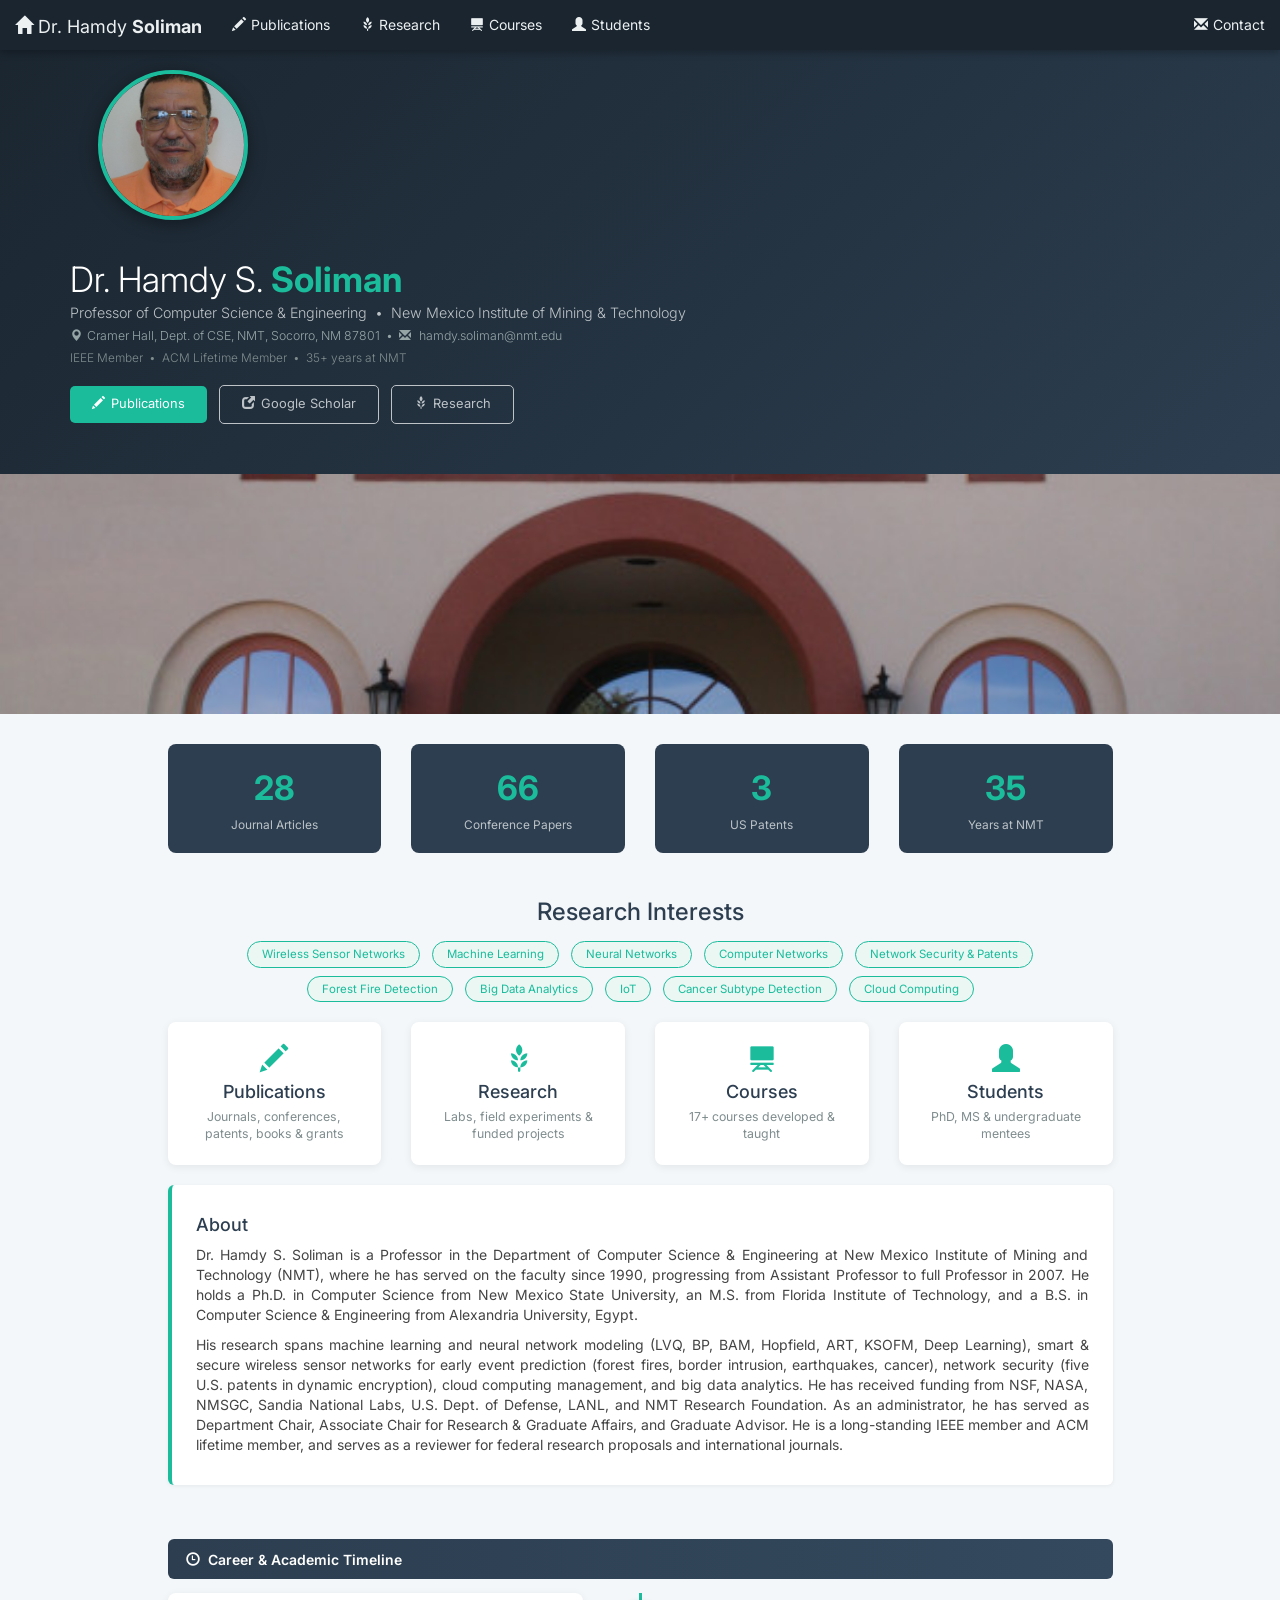
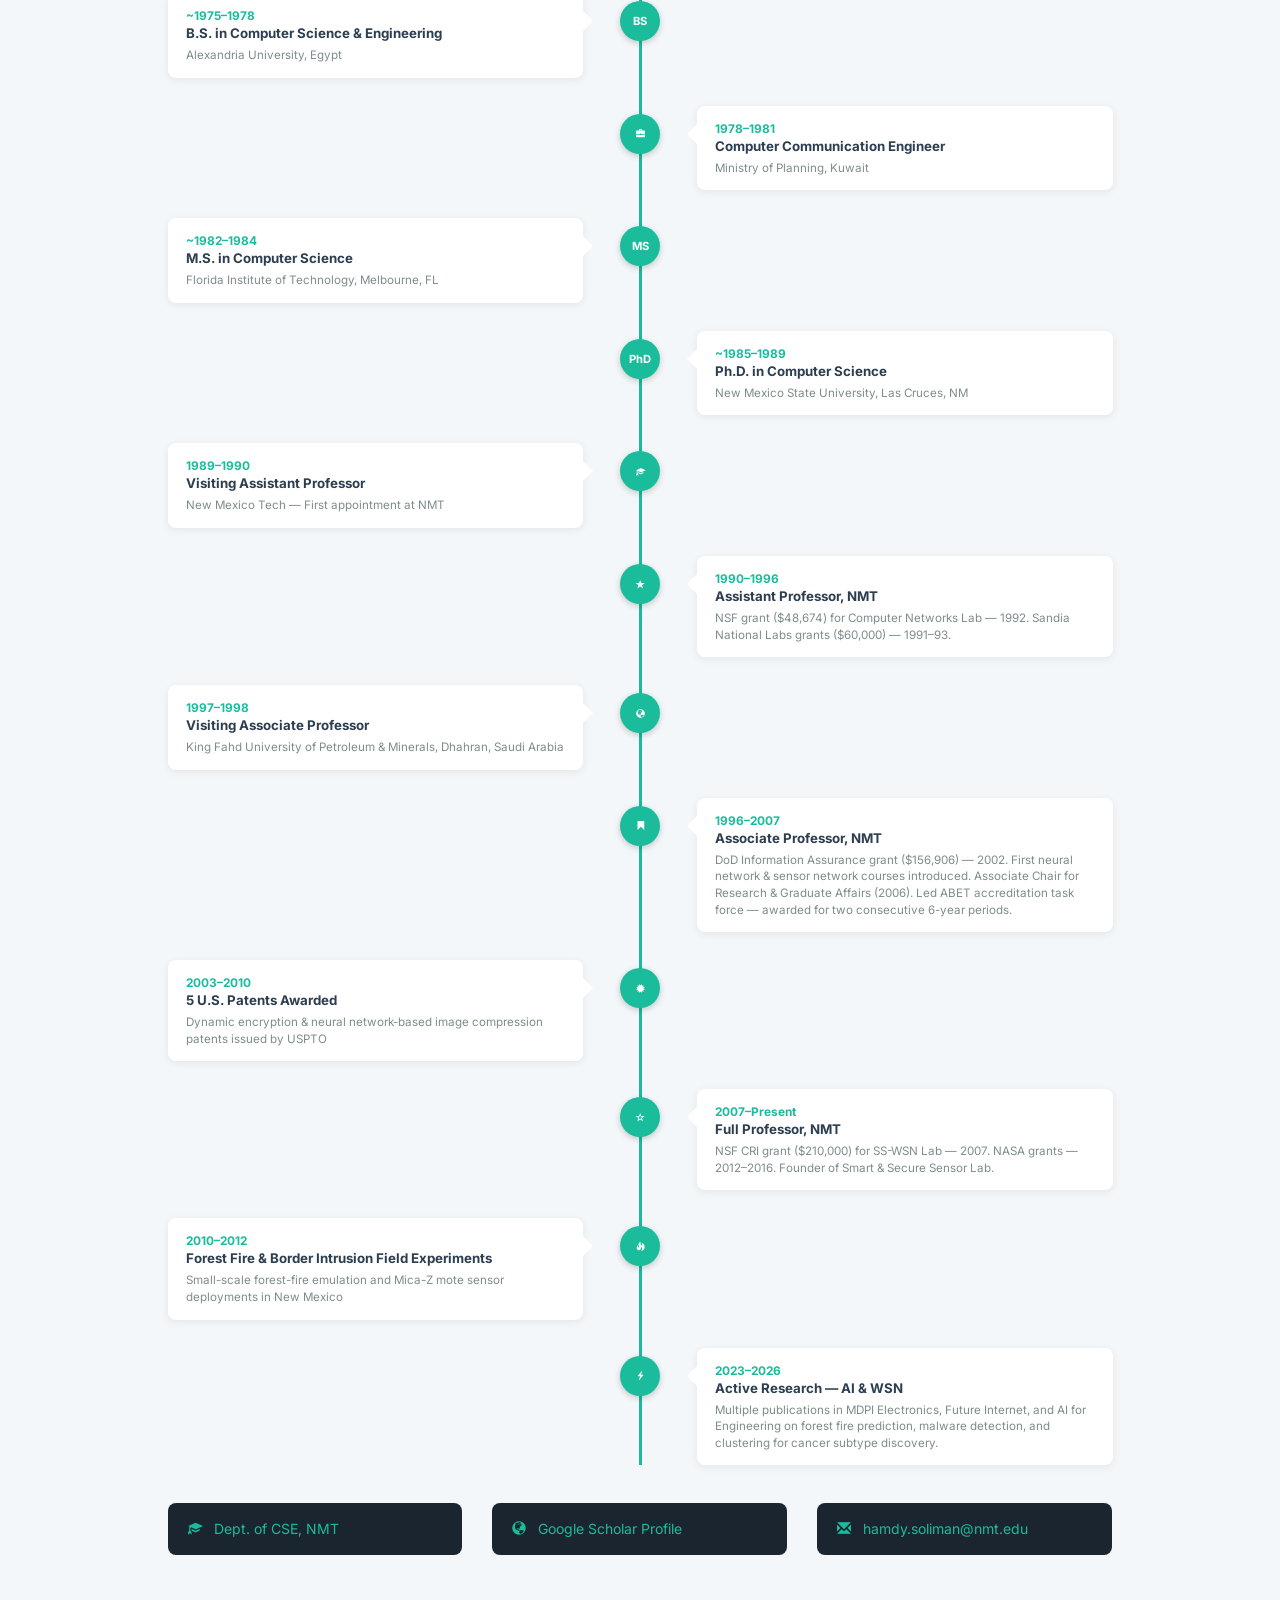
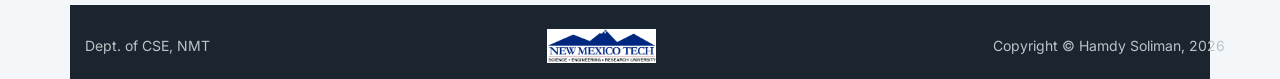
<file: index.html>
<!DOCTYPE html>
<html lang="en">
<head>
  <meta charset="utf-8">
  <link rel="shortcut icon" href="doc_images/_head.png">
  <meta name="viewport" content="width=device-width, initial-scale=1">
  <meta name="description" content="Dr. Hamdy S. Soliman — Professor of Computer Science & Engineering, New Mexico Tech">
  <title>Dr. Hamdy S. Soliman — NMT</title>
  <link rel="stylesheet" href="https://maxcdn.bootstrapcdn.com/bootstrap/3.3.7/css/bootstrap.min.css">
  <link rel="stylesheet" href="shared.css">
  <style>
    body { padding-top: 0; }
    .hero { background: linear-gradient(135deg, #1a252f 0%, #2c3e50 100%); color:#fff; padding:70px 0 50px; }
    .hero h1 { font-size:2.5em; font-weight:300; margin-bottom:4px; }
    .hero h1 strong { font-weight:700; color:var(--teal); }
    .hero .lead { color:#bdc3c7; font-size:1.02em; margin-bottom:5px; }
    .profile-img { border-radius:50%; width:150px; height:150px; object-fit:cover; border:4px solid var(--teal); box-shadow:0 4px 18px rgba(0,0,0,.4); }
    .btn-hero { display:inline-block; margin-top:14px; background:var(--teal); color:#fff!important; border:none; padding:9px 22px; border-radius:5px; font-size:.92em; text-decoration:none; }
    .btn-hero:hover { background:var(--teal-dark); }
    .btn-outline { display:inline-block; margin-top:14px; margin-left:8px; border:1px solid #bdc3c7; color:#bdc3c7!important; padding:9px 22px; border-radius:5px; font-size:.92em; text-decoration:none; }
    .btn-outline:hover { border-color:var(--teal); color:var(--teal)!important; }
    .building-banner { width:100%; max-height:240px; object-fit:cover; object-position:center 60%; display:block; }
    .about-box { background:#fff; border-left:4px solid var(--teal); border-radius:6px; padding:20px 24px; box-shadow:0 1px 4px rgba(0,0,0,.06); }
    .affiliation-box { background:var(--navy-dark); color:#ecf0f1; border-radius:8px; padding:16px 20px; margin-bottom:10px; }
    .affiliation-box .glyphicon { color:var(--teal); margin-right:8px; }
    .affiliation-box a { color:var(--teal); }
  </style>
</head>
<body>

<nav class="navbar navbar-custome navbar-default navbar-fixed-top" role="navigation">
  <div class="container-fluid">
    <div class="navbar-header">
      <button type="button" class="navbar-toggle collapsed" data-toggle="collapse" data-target="#nav-main">
        <span class="icon-bar"></span><span class="icon-bar"></span><span class="icon-bar"></span>
      </button>
      <a class="navbar-brand" href="index.html">
        <span class="glyphicon glyphicon-home glyphicon_extra_padding"></span>Dr. Hamdy <strong>Soliman</strong>
      </a>
    </div>
    <div class="collapse navbar-collapse" id="nav-main">
      <ul class="nav navbar-nav">
        <li><a href="publications.html"><span class="glyphicon glyphicon-pencil glyphicon_extra_padding"></span>Publications</a></li>
        <li><a href="research.html"><span class="glyphicon glyphicon-grain glyphicon_extra_padding"></span>Research</a></li>
        <li><a href="courses.html"><span class="glyphicon glyphicon-blackboard glyphicon_extra_padding"></span>Courses</a></li>
        <li><a href="students.html"><span class="glyphicon glyphicon-user glyphicon_extra_padding"></span>Students</a></li>
      </ul>
      <ul class="nav navbar-nav navbar-right">
        <li><a href="contact.html"><span class="glyphicon glyphicon-envelope glyphicon_extra_padding"></span>Contact</a></li>
      </ul>
    </div>
  </div>
</nav>

<!-- Hero -->
<div class="hero">
  <div class="container">
    <div class="row" style="display:flex;align-items:center;flex-wrap:wrap;gap:20px;">
      <div class="col-sm-2 text-center">
        <img src="soliman-profile.jpg" alt="Dr. Hamdy Soliman" class="profile-img">
      </div>
      <div class="col-sm-10 fade-in one">
        <h1>Dr. Hamdy S. <strong>Soliman</strong></h1>
        <p class="lead">Professor of Computer Science &amp; Engineering &nbsp;&bull;&nbsp; New Mexico Institute of Mining &amp; Technology</p>
        <p class="lead" style="font-size:.88em;color:#95a5a6;">
          <span class="glyphicon glyphicon-map-marker" style="margin-right:5px;"></span>Cramer Hall, Dept. of CSE, NMT, Socorro, NM 87801
          &nbsp;&bull;&nbsp;
          <span class="glyphicon glyphicon-envelope" style="margin-right:5px;"></span>
          <a href="mailto:hamdy.soliman@nmt.edu" style="color:#95a5a6;">hamdy.soliman@nmt.edu</a>
        </p>
        <p class="lead" style="font-size:.85em;color:#7f8c8d;">IEEE Member &nbsp;&bull;&nbsp; ACM Lifetime Member &nbsp;&bull;&nbsp; 35+ years at NMT</p>
        <a href="publications.html" class="btn-hero"><span class="glyphicon glyphicon-pencil" style="margin-right:6px;"></span>Publications</a>
        <a href="https://scholar.google.com/citations?user=3aSBCKQAAAAJ&hl=en" target="_blank" class="btn-outline"><span class="glyphicon glyphicon-new-window" style="margin-right:6px;"></span>Google Scholar</a>
        <a href="research.html" class="btn-outline"><span class="glyphicon glyphicon-grain" style="margin-right:6px;"></span>Research</a>
      </div>
    </div>
  </div>
</div>

<!-- Building banner -->
<img src="cramer-hall.jpg" alt="Cramer Hall — NMT CSE Department" class="building-banner">

<div class="container" style="margin-top:30px;">
  <div class="row">
    <div class="col-md-10 col-md-offset-1">

      <!-- Stats row -->
      <div class="row fade-in two text-center" style="margin-bottom:10px;">
        <div class="col-xs-6 col-sm-3"><div class="stat-box"><span class="stat-num">28</span><div class="stat-label">Journal Articles</div></div></div>
        <div class="col-xs-6 col-sm-3"><div class="stat-box"><span class="stat-num">66</span><div class="stat-label">Conference Papers</div></div></div>
        <div class="col-xs-6 col-sm-3"><div class="stat-box"><span class="stat-num">5</span><div class="stat-label">US Patents</div></div></div>
        <div class="col-xs-6 col-sm-3"><div class="stat-box"><span class="stat-num">35+</span><div class="stat-label">Years at NMT</div></div></div>
      </div>

      <!-- Research interests -->
      <div class="row fade-in three" style="margin-bottom:16px;text-align:center;">
        <div class="col-md-12">
          <h3 style="color:var(--navy);margin-bottom:12px;">Research Interests</h3>
          <span class="interest-badge">Wireless Sensor Networks</span>
          <span class="interest-badge">Machine Learning</span>
          <span class="interest-badge">Neural Networks</span>
          <span class="interest-badge">Computer Networks</span>
          <span class="interest-badge">Network Security &amp; Patents</span>
          <span class="interest-badge">Forest Fire Detection</span>
          <span class="interest-badge">Big Data Analytics</span>
          <span class="interest-badge">IoT</span>
          <span class="interest-badge">Cancer Subtype Detection</span>
          <span class="interest-badge">Cloud Computing</span>
        </div>
      </div>

      <!-- Quick nav cards -->
      <div class="row fade-in three">
        <div class="col-sm-3"><a href="publications.html" style="text-decoration:none"><div class="card text-center"><span class="glyphicon glyphicon-pencil card-icon"></span><h4>Publications</h4><p>Journals, conferences, patents, books &amp; grants</p></div></a></div>
        <div class="col-sm-3"><a href="research.html" style="text-decoration:none"><div class="card text-center"><span class="glyphicon glyphicon-grain card-icon"></span><h4>Research</h4><p>Labs, field experiments &amp; funded projects</p></div></a></div>
        <div class="col-sm-3"><a href="courses.html" style="text-decoration:none"><div class="card text-center"><span class="glyphicon glyphicon-blackboard card-icon"></span><h4>Courses</h4><p>17+ courses developed &amp; taught</p></div></a></div>
        <div class="col-sm-3"><a href="students.html" style="text-decoration:none"><div class="card text-center"><span class="glyphicon glyphicon-user card-icon"></span><h4>Students</h4><p>PhD, MS &amp; undergraduate mentees</p></div></a></div>
      </div>

      <!-- About -->
      <div class="row fade-in four">
        <div class="col-md-12">
          <div class="about-box">
            <h4 style="color:var(--navy);">About</h4>
            <p style="text-align:justify;">Dr. Hamdy S. Soliman is a Professor in the Department of Computer Science &amp; Engineering at New Mexico Institute of Mining and Technology (NMT), where he has served on the faculty since 1990, progressing from Assistant Professor to full Professor in 2007. He holds a Ph.D. in Computer Science from New Mexico State University, an M.S. from Florida Institute of Technology, and a B.S. in Computer Science &amp; Engineering from Alexandria University, Egypt.</p>
            <p style="text-align:justify;margin-top:10px;">His research spans machine learning and neural network modeling (LVQ, BP, BAM, Hopfield, ART, KSOFM, Deep Learning), smart &amp; secure wireless sensor networks for early event prediction (forest fires, border intrusion, earthquakes, cancer), network security (five U.S. patents in dynamic encryption), cloud computing management, and big data analytics. He has received funding from NSF, NASA, NMSGC, Sandia National Labs, U.S. Dept. of Defense, LANL, and NMT Research Foundation. As an administrator, he has served as Department Chair, Associate Chair for Research &amp; Graduate Affairs, and Graduate Advisor. He is a long-standing IEEE member and ACM lifetime member, and serves as a reviewer for federal research proposals and international journals.</p>
          </div>
        </div>
      </div>

      <!-- Career Timeline -->
      <div class="row fade-in four" style="margin-top:30px;">
        <div class="col-md-12">
          <h3 class="section-header"><span class="glyphicon glyphicon-time"></span>Career &amp; Academic Timeline</h3>
        </div>
      </div>

      <div class="row fade-in four">
        <div class="col-md-12">
          <ul class="timeline">
            <li class="timeline-item">
              <div class="timeline-badge">BS</div>
              <div class="timeline-panel">
                <div class="timeline-year">~1975–1978</div>
                <div class="timeline-title">B.S. in Computer Science &amp; Engineering</div>
                <div class="timeline-body">Alexandria University, Egypt</div>
              </div>
            </li>
            <li class="timeline-item">
              <div class="timeline-badge"><span class="glyphicon glyphicon-briefcase" style="font-size:.8em;"></span></div>
              <div class="timeline-panel">
                <div class="timeline-year">1978–1981</div>
                <div class="timeline-title">Computer Communication Engineer</div>
                <div class="timeline-body">Ministry of Planning, Kuwait</div>
              </div>
            </li>
            <li class="timeline-item">
              <div class="timeline-badge">MS</div>
              <div class="timeline-panel">
                <div class="timeline-year">~1982–1984</div>
                <div class="timeline-title">M.S. in Computer Science</div>
                <div class="timeline-body">Florida Institute of Technology, Melbourne, FL</div>
              </div>
            </li>
            <li class="timeline-item">
              <div class="timeline-badge">PhD</div>
              <div class="timeline-panel">
                <div class="timeline-year">~1985–1989</div>
                <div class="timeline-title">Ph.D. in Computer Science</div>
                <div class="timeline-body">New Mexico State University, Las Cruces, NM</div>
              </div>
            </li>
            <li class="timeline-item">
              <div class="timeline-badge"><span class="glyphicon glyphicon-education" style="font-size:.8em;"></span></div>
              <div class="timeline-panel">
                <div class="timeline-year">1989–1990</div>
                <div class="timeline-title">Visiting Assistant Professor</div>
                <div class="timeline-body">New Mexico Tech — First appointment at NMT</div>
              </div>
            </li>
            <li class="timeline-item">
              <div class="timeline-badge"><span class="glyphicon glyphicon-star" style="font-size:.8em;"></span></div>
              <div class="timeline-panel">
                <div class="timeline-year">1990–1996</div>
                <div class="timeline-title">Assistant Professor, NMT</div>
                <div class="timeline-body">NSF grant ($48,674) for Computer Networks Lab — 1992. Sandia National Labs grants ($60,000) — 1991–93.</div>
              </div>
            </li>
            <li class="timeline-item">
              <div class="timeline-badge"><span class="glyphicon glyphicon-globe" style="font-size:.8em;"></span></div>
              <div class="timeline-panel">
                <div class="timeline-year">1997–1998</div>
                <div class="timeline-title">Visiting Associate Professor</div>
                <div class="timeline-body">King Fahd University of Petroleum &amp; Minerals, Dhahran, Saudi Arabia</div>
              </div>
            </li>
            <li class="timeline-item">
              <div class="timeline-badge"><span class="glyphicon glyphicon-bookmark" style="font-size:.8em;"></span></div>
              <div class="timeline-panel">
                <div class="timeline-year">1996–2007</div>
                <div class="timeline-title">Associate Professor, NMT</div>
                <div class="timeline-body">DoD Information Assurance grant ($156,906) — 2002. First neural network &amp; sensor network courses introduced. Associate Chair for Research &amp; Graduate Affairs (2006). Led ABET accreditation task force — awarded for two consecutive 6-year periods.</div>
              </div>
            </li>
            <li class="timeline-item">
              <div class="timeline-badge"><span class="glyphicon glyphicon-certificate" style="font-size:.8em;"></span></div>
              <div class="timeline-panel">
                <div class="timeline-year">2003–2010</div>
                <div class="timeline-title">5 U.S. Patents Awarded</div>
                <div class="timeline-body">Dynamic encryption &amp; neural network-based image compression patents issued by USPTO</div>
              </div>
            </li>
            <li class="timeline-item">
              <div class="timeline-badge"><span class="glyphicon glyphicon-star-empty" style="font-size:.8em;"></span></div>
              <div class="timeline-panel">
                <div class="timeline-year">2007–Present</div>
                <div class="timeline-title">Full Professor, NMT</div>
                <div class="timeline-body">NSF CRI grant ($210,000) for SS-WSN Lab — 2007. NASA grants — 2012–2016. Founder of Smart &amp; Secure Sensor Lab.</div>
              </div>
            </li>
            <li class="timeline-item">
              <div class="timeline-badge"><span class="glyphicon glyphicon-fire" style="font-size:.8em;"></span></div>
              <div class="timeline-panel">
                <div class="timeline-year">2010–2012</div>
                <div class="timeline-title">Forest Fire &amp; Border Intrusion Field Experiments</div>
                <div class="timeline-body">Small-scale forest-fire emulation and Mica-Z mote sensor deployments in New Mexico</div>
              </div>
            </li>
            <li class="timeline-item">
              <div class="timeline-badge"><span class="glyphicon glyphicon-flash" style="font-size:.8em;"></span></div>
              <div class="timeline-panel">
                <div class="timeline-year">2023–2026</div>
                <div class="timeline-title">Active Research — AI &amp; WSN</div>
                <div class="timeline-body">Multiple publications in MDPI Electronics, Future Internet, and AI for Engineering on forest fire prediction, malware detection, and clustering for cancer subtype discovery.</div>
              </div>
            </li>
          </ul>
        </div>
      </div>

      <!-- Affiliations -->
      <div class="row fade-in four" style="margin-top:10px;">
        <div class="col-sm-4">
          <div class="affiliation-box">
            <span class="glyphicon glyphicon-education"></span>
            <a href="https://www.cs.nmt.edu/" target="_blank">Dept. of CSE, NMT</a>
          </div>
        </div>
        <div class="col-sm-4">
          <div class="affiliation-box">
            <span class="glyphicon glyphicon-globe"></span>
            <a href="https://scholar.google.com/citations?user=3aSBCKQAAAAJ&hl=en" target="_blank">Google Scholar Profile</a>
          </div>
        </div>
        <div class="col-sm-4">
          <div class="affiliation-box">
            <span class="glyphicon glyphicon-envelope"></span>
            <a href="mailto:hamdy.soliman@nmt.edu">hamdy.soliman@nmt.edu</a>
          </div>
        </div>
      </div>

    </div>
  </div>

  <footer class="site-footer">
    <div class="container">
      <div class="footer-inner">
        <a href="https://www.cs.nmt.edu/" target="_blank">Dept. of CSE, NMT</a>
        <a href="http://www.nmt.edu/" target="_blank"><img src="nmt_logo.jpg" alt="New Mexico Tech" style="height:34px;"></a>
        <span>Copyright &copy; Hamdy Soliman, 2026</span>
      </div>
    </div>
  </footer>
</div>

<a id="back-to-top" href="#" class="btn" role="button"><span class="glyphicon glyphicon-chevron-up"></span></a>

<script src="https://ajax.googleapis.com/ajax/libs/jquery/1.12.4/jquery.min.js"></script>
<script src="https://maxcdn.bootstrapcdn.com/bootstrap/3.3.7/js/bootstrap.min.js"></script>
<script>
$(window).scroll(function(){ $('#back-to-top').toggle($(this).scrollTop()>200); });
$('#back-to-top').click(function(){ $('html,body').animate({scrollTop:0},400); return false; });
// Animate stat numbers
function animateNum(el, target){
  var start=0, dur=1200, step=Math.ceil(dur/(target||1));
  var t=setInterval(function(){ start+=Math.ceil(target/20); if(start>=target){start=target;clearInterval(t);} el.textContent=start+(el.dataset.suffix||''); },step);
}
$(window).on('scroll',function(){
  if($('.stat-box').length && !$('.stat-box').data('animated')){
    var top=$('.stat-box').first().offset().top;
    if($(window).scrollTop()+$(window).height()>top){
      $('.stat-box').data('animated',true);
      $('.stat-num').each(function(){
        var raw=$(this).text().replace('+','');
        $(this).data('suffix',$(this).text().indexOf('+')>-1?'+':'');
        animateNum(this,parseInt(raw));
      });
    }
  }
});
</script>
</body>
</html>
</file>
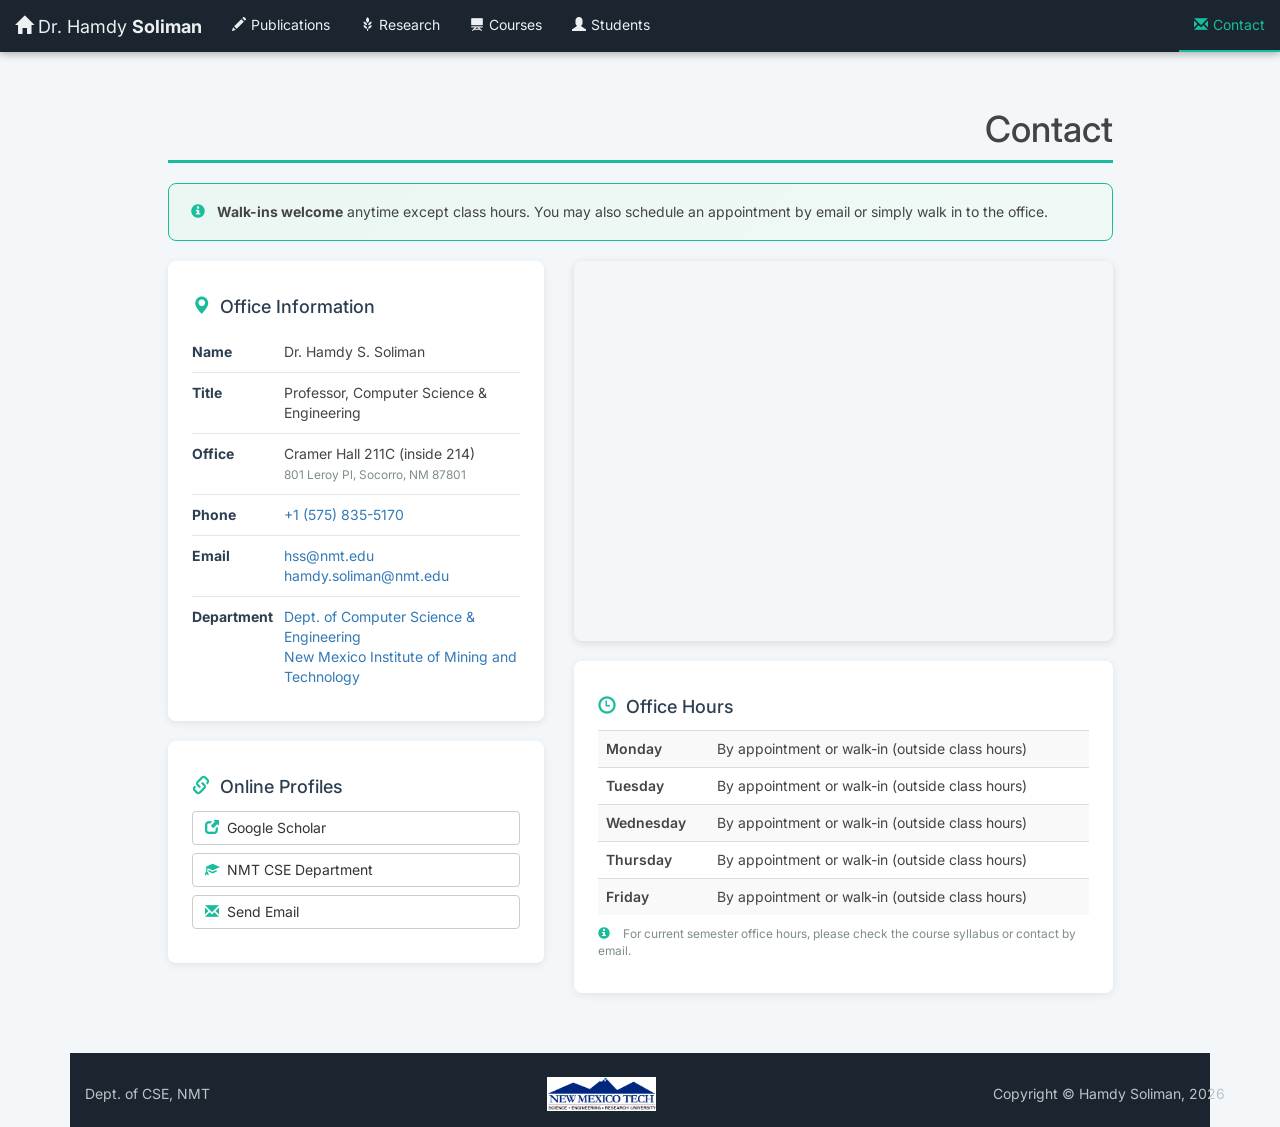
<file: contact.html>
<!DOCTYPE html>
<html lang="en">
<head>
  <meta charset="utf-8">
  <meta name="viewport" content="width=device-width, initial-scale=1">
  <title>Contact — Dr. Hamdy Soliman</title>
  <link rel="shortcut icon" href="doc_images/_head.png">
  <link rel="stylesheet" href="https://maxcdn.bootstrapcdn.com/bootstrap/3.3.7/css/bootstrap.min.css">
  <link rel="stylesheet" href="shared.css">
  <style>
    .contact-card { background:#fff; border-radius:8px; padding:24px; box-shadow:0 2px 8px rgba(0,0,0,.08); margin-bottom:20px; }
    .contact-card .glyphicon { color:var(--teal); margin-right:10px; }
    .contact-row { padding:10px 0; border-bottom:1px solid var(--border); display:flex; align-items:flex-start; gap:12px; }
    .contact-row:last-child { border-bottom:none; }
    .contact-label { font-weight:700; color:var(--navy); min-width:80px; }
    .contact-value { color:var(--text); }
    .map-container { border-radius:8px; overflow:hidden; box-shadow:0 2px 8px rgba(0,0,0,.12); margin-bottom:20px; }
    .hours-table td { padding:8px 12px; }
    .hours-table tr:nth-child(odd) { background:#f9f9f9; }
    .info-box { background:linear-gradient(135deg,#eaf7f3,#f0f9f6); border:1px solid var(--teal); border-radius:8px; padding:18px 22px; margin-bottom:20px; }
  </style>
</head>
<body>

<nav class="navbar navbar-custome navbar-default navbar-fixed-top" role="navigation">
  <div class="container-fluid">
    <div class="navbar-header">
      <button type="button" class="navbar-toggle collapsed" data-toggle="collapse" data-target="#nav-main">
        <span class="icon-bar"></span><span class="icon-bar"></span><span class="icon-bar"></span>
      </button>
      <a class="navbar-brand" href="index.html">
        <span class="glyphicon glyphicon-home glyphicon_extra_padding"></span>Dr. Hamdy <strong>Soliman</strong>
      </a>
    </div>
    <div class="collapse navbar-collapse" id="nav-main">
      <ul class="nav navbar-nav">
        <li><a href="publications.html"><span class="glyphicon glyphicon-pencil glyphicon_extra_padding"></span>Publications</a></li>
        <li><a href="research.html"><span class="glyphicon glyphicon-grain glyphicon_extra_padding"></span>Research</a></li>
        <li><a href="courses.html"><span class="glyphicon glyphicon-blackboard glyphicon_extra_padding"></span>Courses</a></li>
        <li><a href="students.html"><span class="glyphicon glyphicon-user glyphicon_extra_padding"></span>Students</a></li>
      </ul>
      <ul class="nav navbar-nav navbar-right">
        <li class="active"><a href="contact.html"><span class="glyphicon glyphicon-envelope glyphicon_extra_padding"></span>Contact</a></li>
      </ul>
    </div>
  </div>
</nav>

<div class="container">
  <div class="row">
    <div class="col-md-10 col-md-offset-1">

      <div class="row fade-in one">
        <div class="col-lg-12">
          <h1 class="page-header text-right">Contact</h1>
        </div>
      </div>

      <!-- Info box -->
      <div class="info-box fade-in two">
        <span class="glyphicon glyphicon-info-sign" style="color:var(--teal);margin-right:8px;"></span>
        <strong>Walk-ins welcome</strong> anytime except class hours. You may also schedule an appointment by email or simply walk in to the office.
      </div>

      <div class="row fade-in two">

        <!-- Contact details -->
        <div class="col-md-5">
          <div class="contact-card">
            <h4 style="color:var(--navy);margin-bottom:16px;">
              <span class="glyphicon glyphicon-map-marker"></span>Office Information
            </h4>

            <div class="contact-row">
              <span class="contact-label">Name</span>
              <span class="contact-value">Dr. Hamdy S. Soliman</span>
            </div>
            <div class="contact-row">
              <span class="contact-label">Title</span>
              <span class="contact-value">Professor, Computer Science &amp; Engineering</span>
            </div>
            <div class="contact-row">
              <span class="contact-label">Office</span>
              <span class="contact-value">Cramer Hall 211C (inside 214)<br>
                <small style="color:var(--muted);">801 Leroy Pl, Socorro, NM 87801</small>
              </span>
            </div>
            <div class="contact-row">
              <span class="contact-label">Phone</span>
              <span class="contact-value">
                <a href="tel:+15758355170">+1 (575) 835-5170</a>
              </span>
            </div>
            <div class="contact-row">
              <span class="contact-label">Email</span>
              <span class="contact-value">
                <a href="mailto:hss@nmt.edu">hss@nmt.edu</a><br>
                <a href="mailto:hamdy.soliman@nmt.edu">hamdy.soliman@nmt.edu</a>
              </span>
            </div>
            <div class="contact-row">
              <span class="contact-label">Department</span>
              <span class="contact-value">
                <a href="https://www.cs.nmt.edu/" target="_blank">Dept. of Computer Science &amp; Engineering</a><br>
                <a href="http://www.nmt.edu/" target="_blank">New Mexico Institute of Mining and Technology</a>
              </span>
            </div>
          </div>

          <!-- Quick links -->
          <div class="contact-card">
            <h4 style="color:var(--navy);margin-bottom:14px;">
              <span class="glyphicon glyphicon-link"></span>Online Profiles
            </h4>
            <p>
              <a href="https://scholar.google.com/citations?user=3aSBCKQAAAAJ&hl=en" target="_blank" class="btn btn-default btn-block" style="margin-bottom:8px;text-align:left;">
                <span class="glyphicon glyphicon-new-window" style="margin-right:8px;"></span>Google Scholar
              </a>
              <a href="https://www.cs.nmt.edu/" target="_blank" class="btn btn-default btn-block" style="margin-bottom:8px;text-align:left;">
                <span class="glyphicon glyphicon-education" style="margin-right:8px;"></span>NMT CSE Department
              </a>
              <a href="mailto:hss@nmt.edu" class="btn btn-default btn-block" style="text-align:left;">
                <span class="glyphicon glyphicon-envelope" style="margin-right:8px;color:var(--teal);"></span>Send Email
              </a>
            </p>
          </div>
        </div>

        <!-- Map + office hours -->
        <div class="col-md-7">

          <!-- Google Map -->
          <div class="map-container">
            <iframe
              src="https://www.google.com/maps/embed?pb=!1m18!1m12!1m3!1d3283.9!2d-106.905184!3d34.066807!2m3!1f0!2f0!3f0!3m2!1i1024!2i768!4f13.1!3m3!1m2!1s0x86d0e4b6b6b6b6b7%3A0x0!2sCramer+Hall%2C+New+Mexico+Tech!5e0!3m2!1sen!2sus!4v1234567890"
              width="100%" height="380" style="border:0;display:block;" allowfullscreen="" loading="lazy"
              referrerpolicy="no-referrer-when-downgrade">
            </iframe>
          </div>

          <!-- Office hours -->
          <div class="contact-card">
            <h4 style="color:var(--navy);margin-bottom:14px;">
              <span class="glyphicon glyphicon-time"></span>Office Hours
            </h4>
            <table class="table hours-table" style="margin-bottom:0;">
              <tbody>
                <tr>
                  <td style="font-weight:600;">Monday</td>
                  <td>By appointment or walk-in (outside class hours)</td>
                </tr>
                <tr>
                  <td style="font-weight:600;">Tuesday</td>
                  <td>By appointment or walk-in (outside class hours)</td>
                </tr>
                <tr>
                  <td style="font-weight:600;">Wednesday</td>
                  <td>By appointment or walk-in (outside class hours)</td>
                </tr>
                <tr>
                  <td style="font-weight:600;">Thursday</td>
                  <td>By appointment or walk-in (outside class hours)</td>
                </tr>
                <tr>
                  <td style="font-weight:600;">Friday</td>
                  <td>By appointment or walk-in (outside class hours)</td>
                </tr>
              </tbody>
            </table>
            <p style="margin-top:10px;font-size:.85em;color:var(--muted);">
              <span class="glyphicon glyphicon-info-sign"></span>
              For current semester office hours, please check the course syllabus or contact by email.
            </p>
          </div>

        </div>
      </div>

    </div>
  </div>

  <footer class="site-footer">
    <div class="container">
      <div class="footer-inner">
        <a href="https://www.cs.nmt.edu/" target="_blank">Dept. of CSE, NMT</a>
        <a href="http://www.nmt.edu/" target="_blank">
          <img src="nmt_logo.jpg" alt="New Mexico Tech" style="height:34px;">
        </a>
        <span>Copyright &copy; Hamdy Soliman, 2026</span>
      </div>
    </div>
  </footer>
</div>

<a id="back-to-top" href="#" class="btn" role="button">
  <span class="glyphicon glyphicon-chevron-up"></span>
</a>

<script src="https://ajax.googleapis.com/ajax/libs/jquery/1.12.4/jquery.min.js"></script>
<script src="https://maxcdn.bootstrapcdn.com/bootstrap/3.3.7/js/bootstrap.min.js"></script>
<script>
$(window).scroll(function(){ $('#back-to-top').toggle($(this).scrollTop() > 200); });
$('#back-to-top').click(function(){ $('html,body').animate({scrollTop:0},400); return false; });
</script>
</body>
</html>
</file>
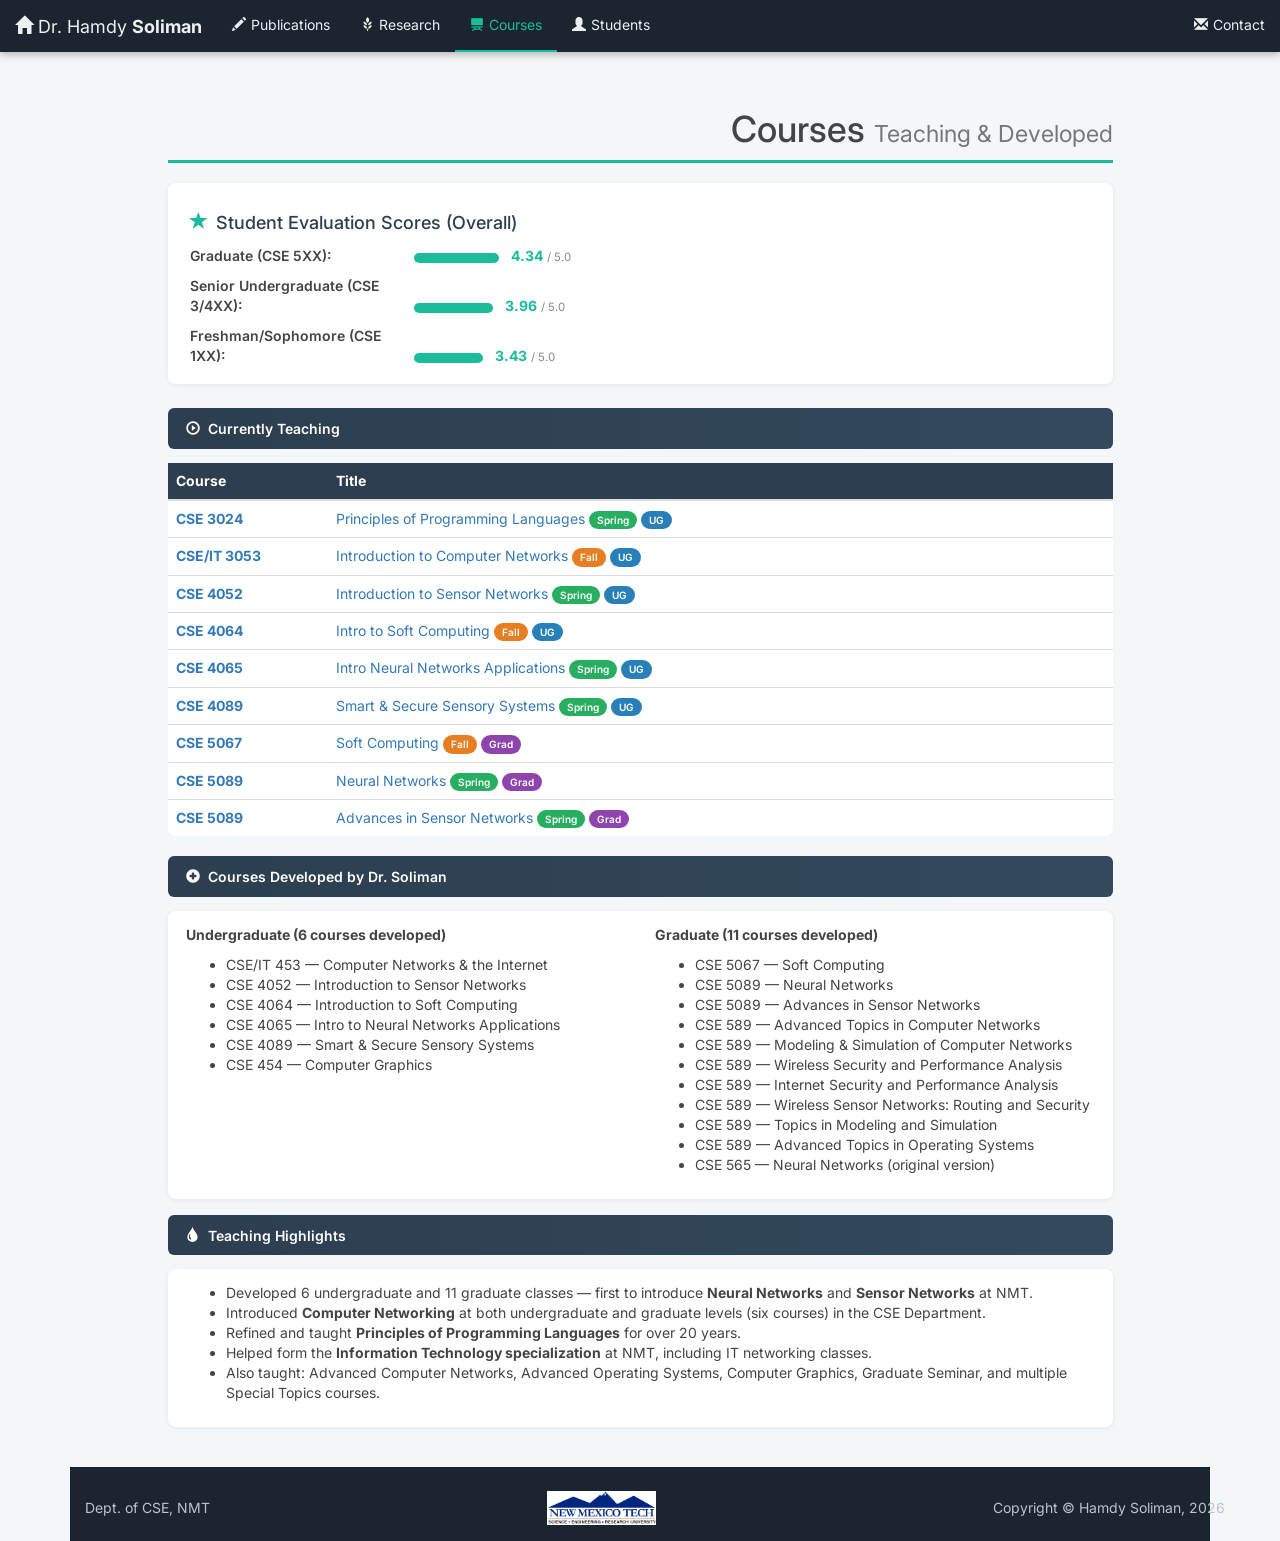
<file: courses.html>
<!DOCTYPE html>
<html lang="en">
<head>
  <meta charset="utf-8">
  <link rel="shortcut icon" href="doc_images/_head.png"><meta name="viewport" content="width=device-width, initial-scale=1">
  <title>Courses — Dr. Hamdy Soliman</title>
  <link rel="stylesheet" href="https://maxcdn.bootstrapcdn.com/bootstrap/3.3.7/css/bootstrap.min.css">
  <link rel="stylesheet" href="shared.css">
  <style>
    .rating-bar{display:inline-block;background:var(--teal);height:10px;border-radius:5px;vertical-align:middle;margin-right:8px;}
    .rating-label{font-size:.82em;color:var(--muted);}
  </style>
</head>
<body>
<nav class="navbar navbar-custome navbar-default navbar-fixed-top" role="navigation">
  <div class="container-fluid">
    <div class="navbar-header">
      <button type="button" class="navbar-toggle collapsed" data-toggle="collapse" data-target="#nav-main">
        <span class="icon-bar"></span><span class="icon-bar"></span><span class="icon-bar"></span>
      </button>
      <a class="navbar-brand" href="index.html"><span class="glyphicon glyphicon-home glyphicon_extra_padding"></span>Dr. Hamdy <strong>Soliman</strong></a>
    </div>
    <div class="collapse navbar-collapse" id="nav-main">
      <ul class="nav navbar-nav">
        <li><a href="publications.html"><span class="glyphicon glyphicon-pencil glyphicon_extra_padding"></span>Publications</a></li>
        <li><a href="research.html"><span class="glyphicon glyphicon-grain glyphicon_extra_padding"></span>Research</a></li>
        <li class="active"><a href="courses.html"><span class="glyphicon glyphicon-blackboard glyphicon_extra_padding"></span>Courses</a></li>
        <li><a href="students.html"><span class="glyphicon glyphicon-user glyphicon_extra_padding"></span>Students</a></li>
      </ul>
      <ul class="nav navbar-nav navbar-right">
        <li><a href="contact.html"><span class="glyphicon glyphicon-envelope glyphicon_extra_padding"></span>Contact</a></li>
      </ul>
    </div>
  </div>
</nav>

<div class="container">
  <div class="row"><div class="col-md-10 col-md-offset-1">

    <div class="row fade-in one"><div class="col-lg-12">
      <h1 class="page-header text-right">Courses <small>Teaching &amp; Developed</small></h1>
    </div></div>

    <!-- Student evaluation scores -->
    <div class="fade-in two" style="background:#fff;border-radius:8px;padding:18px 22px;box-shadow:0 1px 5px rgba(0,0,0,.07);margin-bottom:20px;">
      <h4 style="color:var(--navy);margin-bottom:14px;"><span class="glyphicon glyphicon-star" style="color:var(--teal);margin-right:8px;"></span>Student Evaluation Scores (Overall)</h4>
      <div style="margin-bottom:10px;">
        <span style="font-weight:600;width:220px;display:inline-block;">Graduate (CSE 5XX):</span>
        <span class="rating-bar" style="width:85px;"></span>
        <strong style="color:var(--teal);">4.34</strong> <span class="rating-label">/ 5.0</span>
      </div>
      <div style="margin-bottom:10px;">
        <span style="font-weight:600;width:220px;display:inline-block;">Senior Undergraduate (CSE 3/4XX):</span>
        <span class="rating-bar" style="width:79px;"></span>
        <strong style="color:var(--teal);">3.96</strong> <span class="rating-label">/ 5.0</span>
      </div>
      <div>
        <span style="font-weight:600;width:220px;display:inline-block;">Freshman/Sophomore (CSE 1XX):</span>
        <span class="rating-bar" style="width:69px;"></span>
        <strong style="color:var(--teal);">3.43</strong> <span class="rating-label">/ 5.0</span>
      </div>
    </div>

    <!-- Currently teaching -->
    <h3 class="section-header fade-in two"><span class="glyphicon glyphicon-play-circle"></span>Currently Teaching</h3>
    <div class="fade-in three">
      <table class="table" style="background:#fff;border-radius:8px;">
        <thead><tr style="background:var(--navy);color:#fff;"><th style="width:160px;">Course</th><th>Title</th></tr></thead>
        <tbody>
          <tr><td><a data-toggle="collapse" href="#c1" style="font-weight:700;">CSE 3024</a></td><td><a data-toggle="collapse" href="#c1">Principles of Programming Languages</a><span class="badge_spring">Spring</span><span class="badge_underGrad">UG</span><div id="c1" class="collapse"><small style="color:#555;"><em>Prereq:</em> CSE 1022 (C or higher), Co-req: CSE 2013<br>Syntax and semantics of HLLs; data types; control structures; concurrency; procedural and data abstraction; imperative, OO, functional and logic paradigms. Examples from Ada, Lisp, Smalltalk, Prolog.</small></div></td></tr>
          <tr><td><a data-toggle="collapse" href="#c2" style="font-weight:700;">CSE/IT 3053</a></td><td><a data-toggle="collapse" href="#c2">Introduction to Computer Networks</a><span class="badge_fall">Fall</span><span class="badge_underGrad">UG</span><div id="c2" class="collapse"><small style="color:#555;"><em>Prereq:</em> CSE 222 (C or higher)<br>ISO/OSI protocol stack; LAN, MAN, WAN; physical layer; data link layer; MAC protocols; IEEE 802.11; IP routing; TCP/IP; network security; DNS, Email.</small></div></td></tr>
          <tr><td><a data-toggle="collapse" href="#c3" style="font-weight:700;">CSE 4052</a></td><td><a data-toggle="collapse" href="#c3">Introduction to Sensor Networks</a><span class="badge_spring">Spring</span><span class="badge_underGrad">UG</span><div id="c3" class="collapse"><small style="color:#555;"><em>Prereq:</em> CSE 3025 and CSE 3053<br>WSN protocols, applications, topologies, deployment, data manipulation, mobile ad-hoc wireless communication, security. Recent research developments.</small></div></td></tr>
          <tr><td><a data-toggle="collapse" href="#c4" style="font-weight:700;">CSE 4064</a></td><td><a data-toggle="collapse" href="#c4">Intro to Soft Computing</a><span class="badge_fall">Fall</span><span class="badge_underGrad">UG</span><div id="c4" class="collapse"><small style="color:#555;"><em>Prereq:</em> MATH 2420, 3082; CSE 3044 (C or higher)<br>Major ANN types; fuzzy logic theory; genetic algorithms; evolutionary computing; intelligent engineering applications.</small></div></td></tr>
          <tr><td><a data-toggle="collapse" href="#c5" style="font-weight:700;">CSE 4065</a></td><td><a data-toggle="collapse" href="#c5">Intro Neural Networks Applications</a><span class="badge_spring">Spring</span><span class="badge_underGrad">UG</span><div id="c5" class="collapse"><small style="color:#555;"><em>Prereq:</em> CSE 2013, 2022 (C or higher)<br>Biological neurons and modeling; perceptron; backpropagation; Hopfield model; Kohonen SOFM; LVQ; ART model. ANN application projects.</small></div></td></tr>
          <tr><td><a data-toggle="collapse" href="#c6" style="font-weight:700;">CSE 4089</a></td><td><a data-toggle="collapse" href="#c6">Smart &amp; Secure Sensory Systems</a><span class="badge_spring">Spring</span><span class="badge_underGrad">UG</span><div id="c6" class="collapse"><small style="color:#555;"><em>Prereq:</em> MATH 2420, 3082; or CSE 3044<br>Design of SS-WSNs toward IoT. WSN technology, protocols, neural network modeling, WSN security, critical military and civil applications.</small></div></td></tr>
          <tr><td><a data-toggle="collapse" href="#c7" style="font-weight:700;">CSE 5067</a></td><td><a data-toggle="collapse" href="#c7">Soft Computing</a><span class="badge_fall">Fall</span><span class="badge_grad">Grad</span><div id="c7" class="collapse"><small style="color:#555;"><em>Prereq:</em> MATH 2420, 3082; CSE 3044 (C or higher)<br>Multilayer feedback networks; self-organizing networks; Hopfield networks; learning algorithms; fuzzy systems; evolutionary computing; engineering applications.</small></div></td></tr>
          <tr><td><a data-toggle="collapse" href="#c8" style="font-weight:700;">CSE 5089</a></td><td><a data-toggle="collapse" href="#c8">Neural Networks</a><span class="badge_spring">Spring</span><span class="badge_grad">Grad</span><div id="c8" class="collapse"><small style="color:#555;"><em>Prereq:</em> CSE 207 or CSE 3044 (C or better); MATH 2420, 382<br>Biological neuron models; single/multilayer ANN; backpropagation; Hopfield; SOFM; LVQ; counterpropagation; ART. Graduate-level depth and rigor.</small></div></td></tr>
          <tr><td><a data-toggle="collapse" href="#c9" style="font-weight:700;">CSE 5089</a></td><td><a data-toggle="collapse" href="#c9">Advances in Sensor Networks</a><span class="badge_spring">Spring</span><span class="badge_grad">Grad</span><div id="c9" class="collapse"><small style="color:#555;"><em>Prereq:</em> Two semesters of upper division CS + consent of instructor<br>Advanced WSN topics; protocols; mobile ad-hoc; security; student literature presentations on latest research.</small></div></td></tr>
        </tbody>
      </table>
    </div>

    <!-- Courses developed -->
    <h3 class="section-header fade-in three" style="margin-top:16px;"><span class="glyphicon glyphicon-plus-sign"></span>Courses Developed by Dr. Soliman</h3>
    <div class="fade-in four" style="background:#fff;border-radius:8px;padding:14px 18px;box-shadow:0 1px 5px rgba(0,0,0,.07);">
      <div class="row">
        <div class="col-sm-6">
          <p><strong>Undergraduate (6 courses developed)</strong></p>
          <ul>
            <li>CSE/IT 453 — Computer Networks &amp; the Internet</li>
            <li>CSE 4052 — Introduction to Sensor Networks</li>
            <li>CSE 4064 — Introduction to Soft Computing</li>
            <li>CSE 4065 — Intro to Neural Networks Applications</li>
            <li>CSE 4089 — Smart &amp; Secure Sensory Systems</li>
            <li>CSE 454 — Computer Graphics</li>
          </ul>
        </div>
        <div class="col-sm-6">
          <p><strong>Graduate (11 courses developed)</strong></p>
          <ul>
            <li>CSE 5067 — Soft Computing</li>
            <li>CSE 5089 — Neural Networks</li>
            <li>CSE 5089 — Advances in Sensor Networks</li>
            <li>CSE 589 — Advanced Topics in Computer Networks</li>
            <li>CSE 589 — Modeling &amp; Simulation of Computer Networks</li>
            <li>CSE 589 — Wireless Security and Performance Analysis</li>
            <li>CSE 589 — Internet Security and Performance Analysis</li>
            <li>CSE 589 — Wireless Sensor Networks: Routing and Security</li>
            <li>CSE 589 — Topics in Modeling and Simulation</li>
            <li>CSE 589 — Advanced Topics in Operating Systems</li>
            <li>CSE 565 — Neural Networks (original version)</li>
          </ul>
        </div>
      </div>
    </div>

    <!-- Teaching highlights -->
    <h3 class="section-header fade-in four" style="margin-top:16px;"><span class="glyphicon glyphicon-tint"></span>Teaching Highlights</h3>
    <div class="fade-in four" style="background:#fff;border-radius:8px;padding:14px 18px;box-shadow:0 1px 5px rgba(0,0,0,.07);">
      <ul>
        <li>Developed 6 undergraduate and 11 graduate classes — first to introduce <strong>Neural Networks</strong> and <strong>Sensor Networks</strong> at NMT.</li>
        <li>Introduced <strong>Computer Networking</strong> at both undergraduate and graduate levels (six courses) in the CSE Department.</li>
        <li>Refined and taught <strong>Principles of Programming Languages</strong> for over 20 years.</li>
        <li>Helped form the <strong>Information Technology specialization</strong> at NMT, including IT networking classes.</li>
        <li>Also taught: Advanced Computer Networks, Advanced Operating Systems, Computer Graphics, Graduate Seminar, and multiple Special Topics courses.</li>
      </ul>
    </div>

  </div></div>

  <footer class="site-footer">
    <div class="container">
      <div class="footer-inner">
        <a href="https://www.cs.nmt.edu/" target="_blank">Dept. of CSE, NMT</a>
        <a href="http://www.nmt.edu/" target="_blank"><img src="nmt_logo.jpg" alt="New Mexico Tech" style="height:34px;"></a>
        <span>Copyright &copy; Hamdy Soliman, 2026</span>
      </div>
    </div>
  </footer>
</div>

<a id="back-to-top" href="#" class="btn" role="button"><span class="glyphicon glyphicon-chevron-up"></span></a>
<script src="https://ajax.googleapis.com/ajax/libs/jquery/1.12.4/jquery.min.js"></script>
<script src="https://maxcdn.bootstrapcdn.com/bootstrap/3.3.7/js/bootstrap.min.js"></script>
<script>
$(window).scroll(function(){ $('#back-to-top').toggle($(this).scrollTop()>200); });
$('#back-to-top').click(function(){ $('html,body').animate({scrollTop:0},400); return false; });
</script>
</body>
</html>
</file>
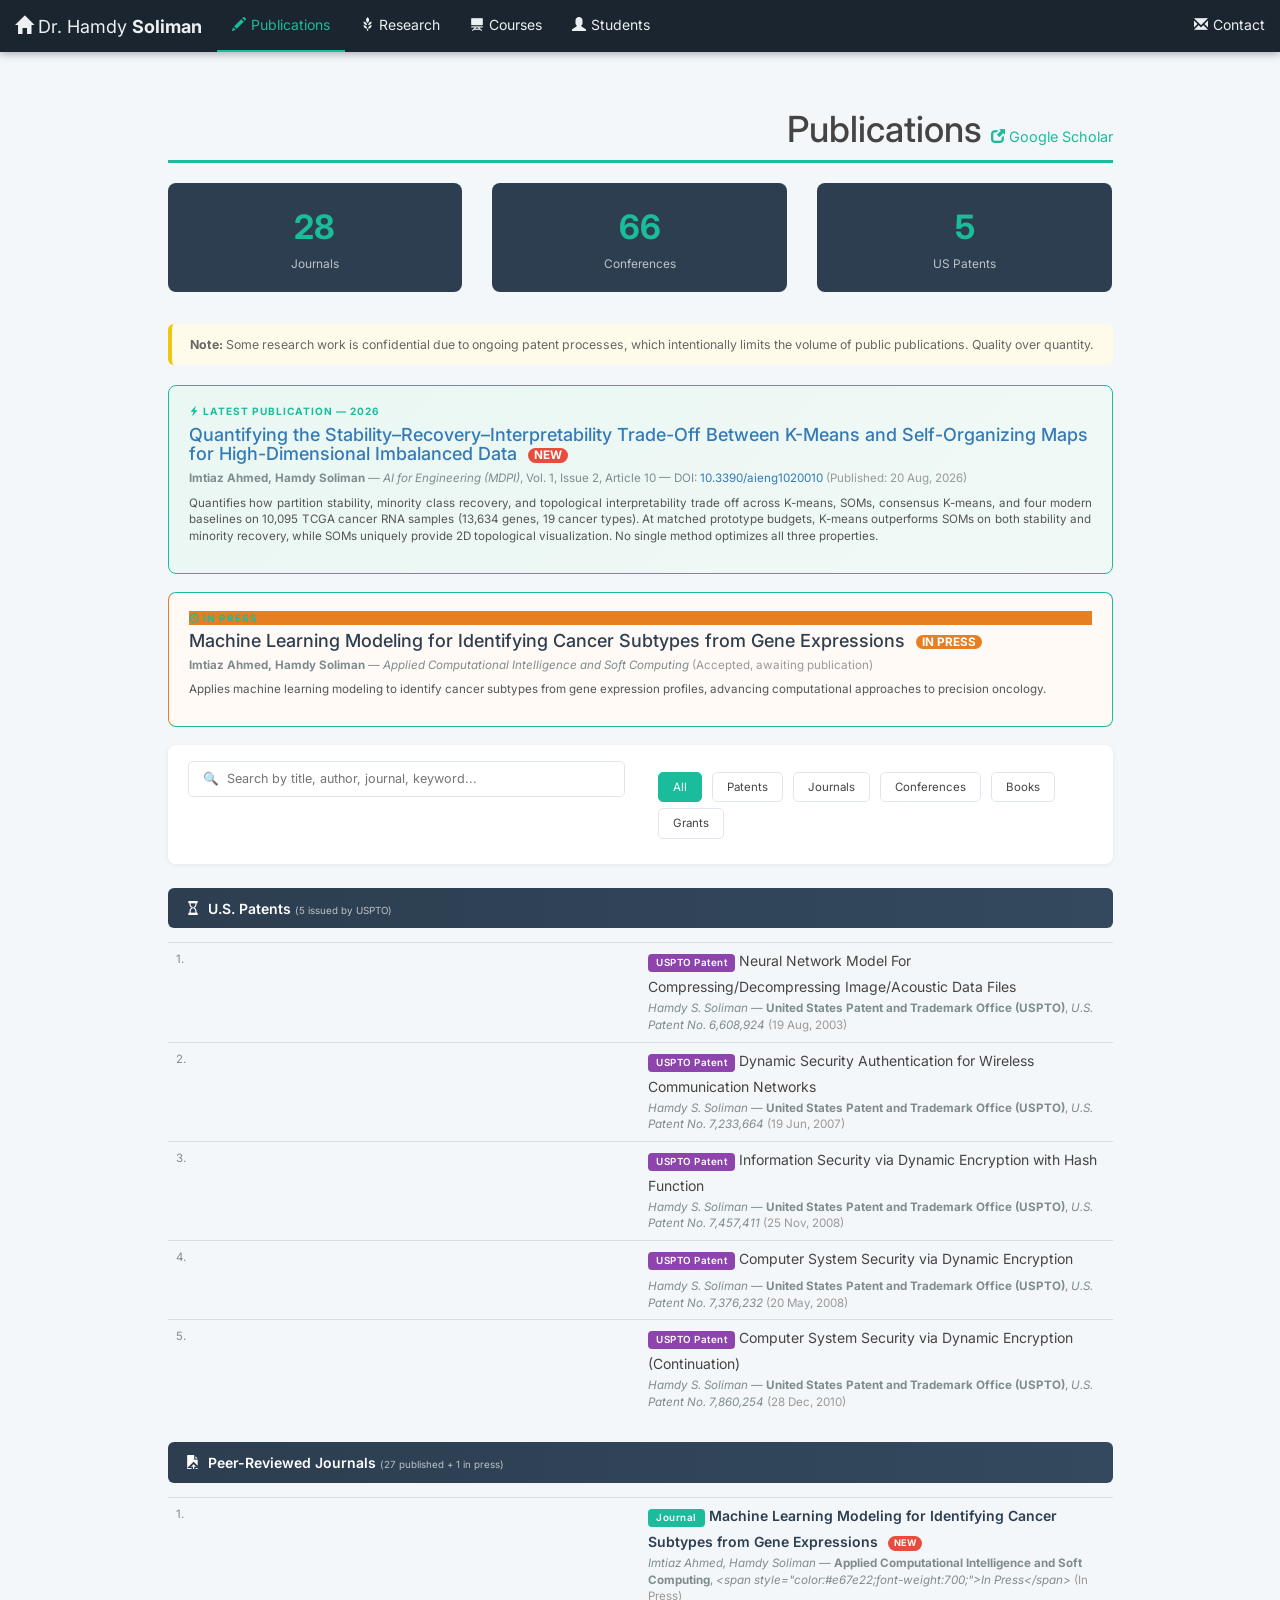
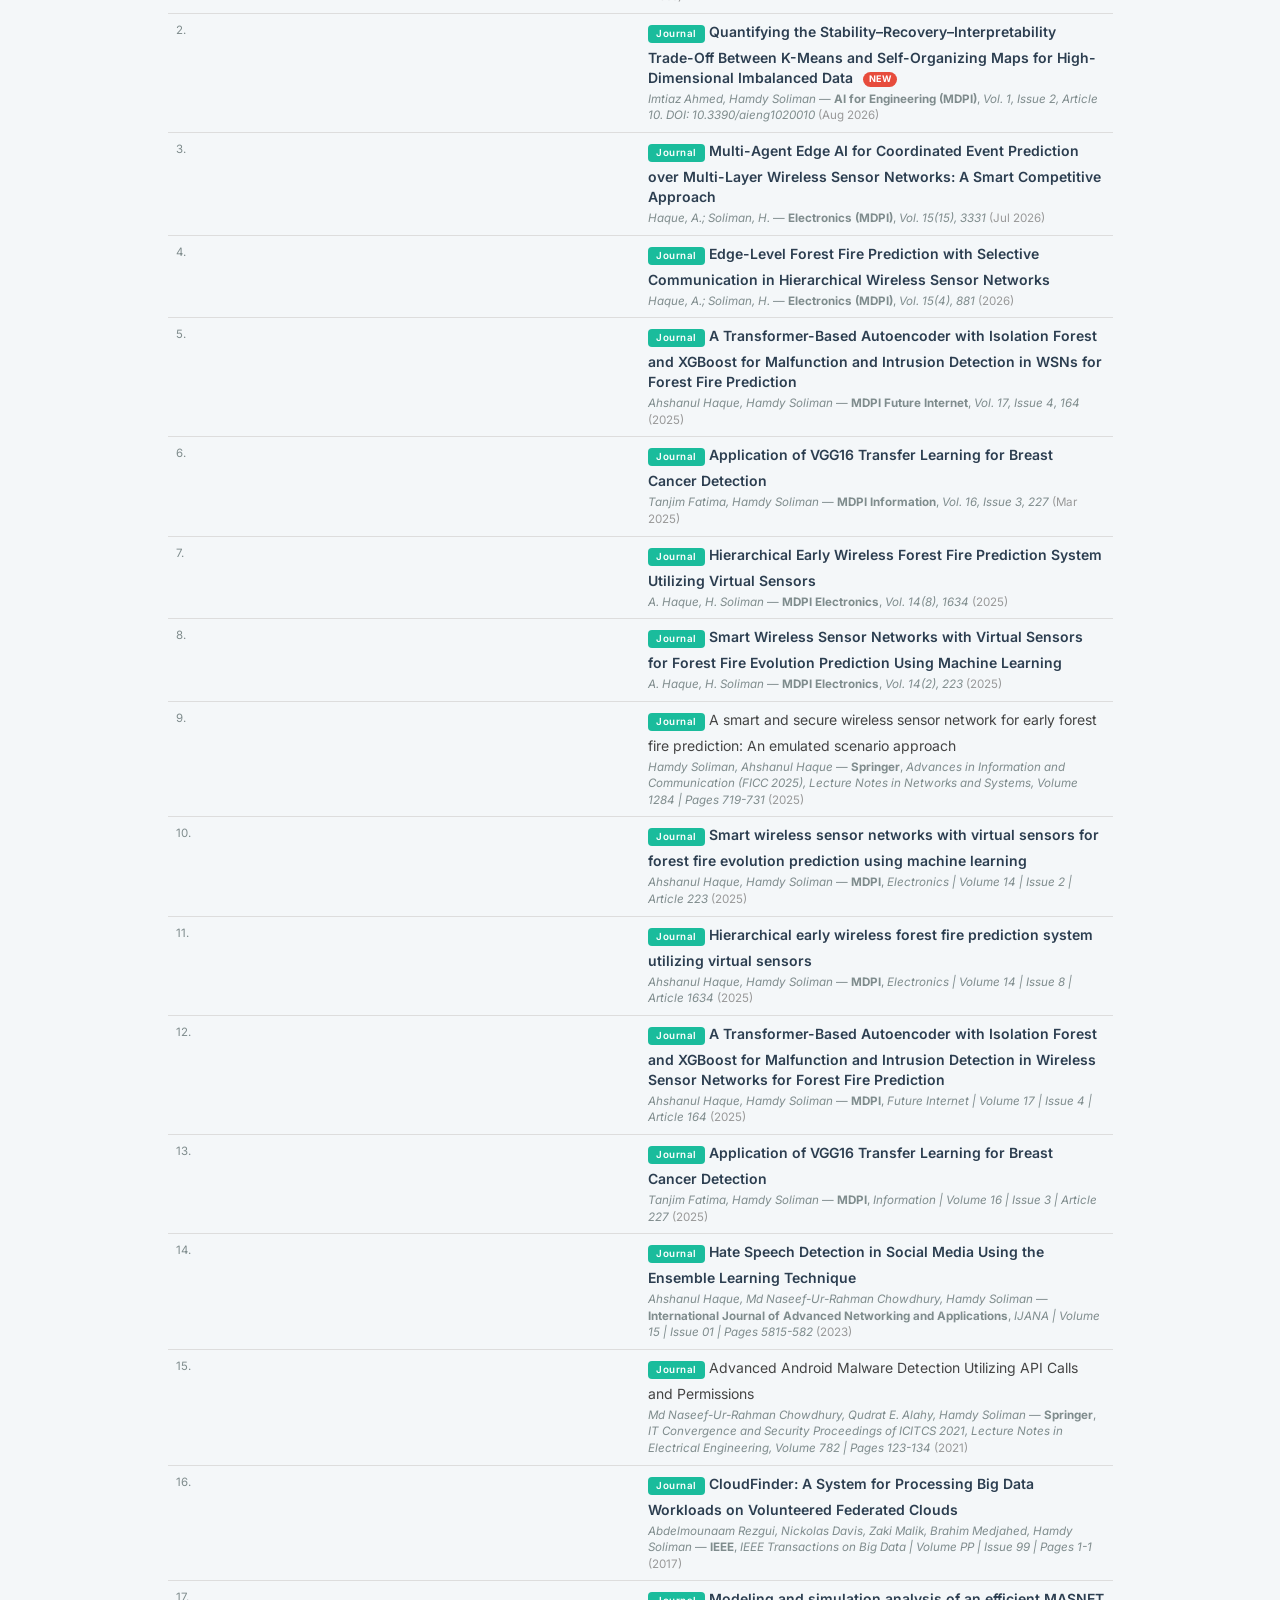
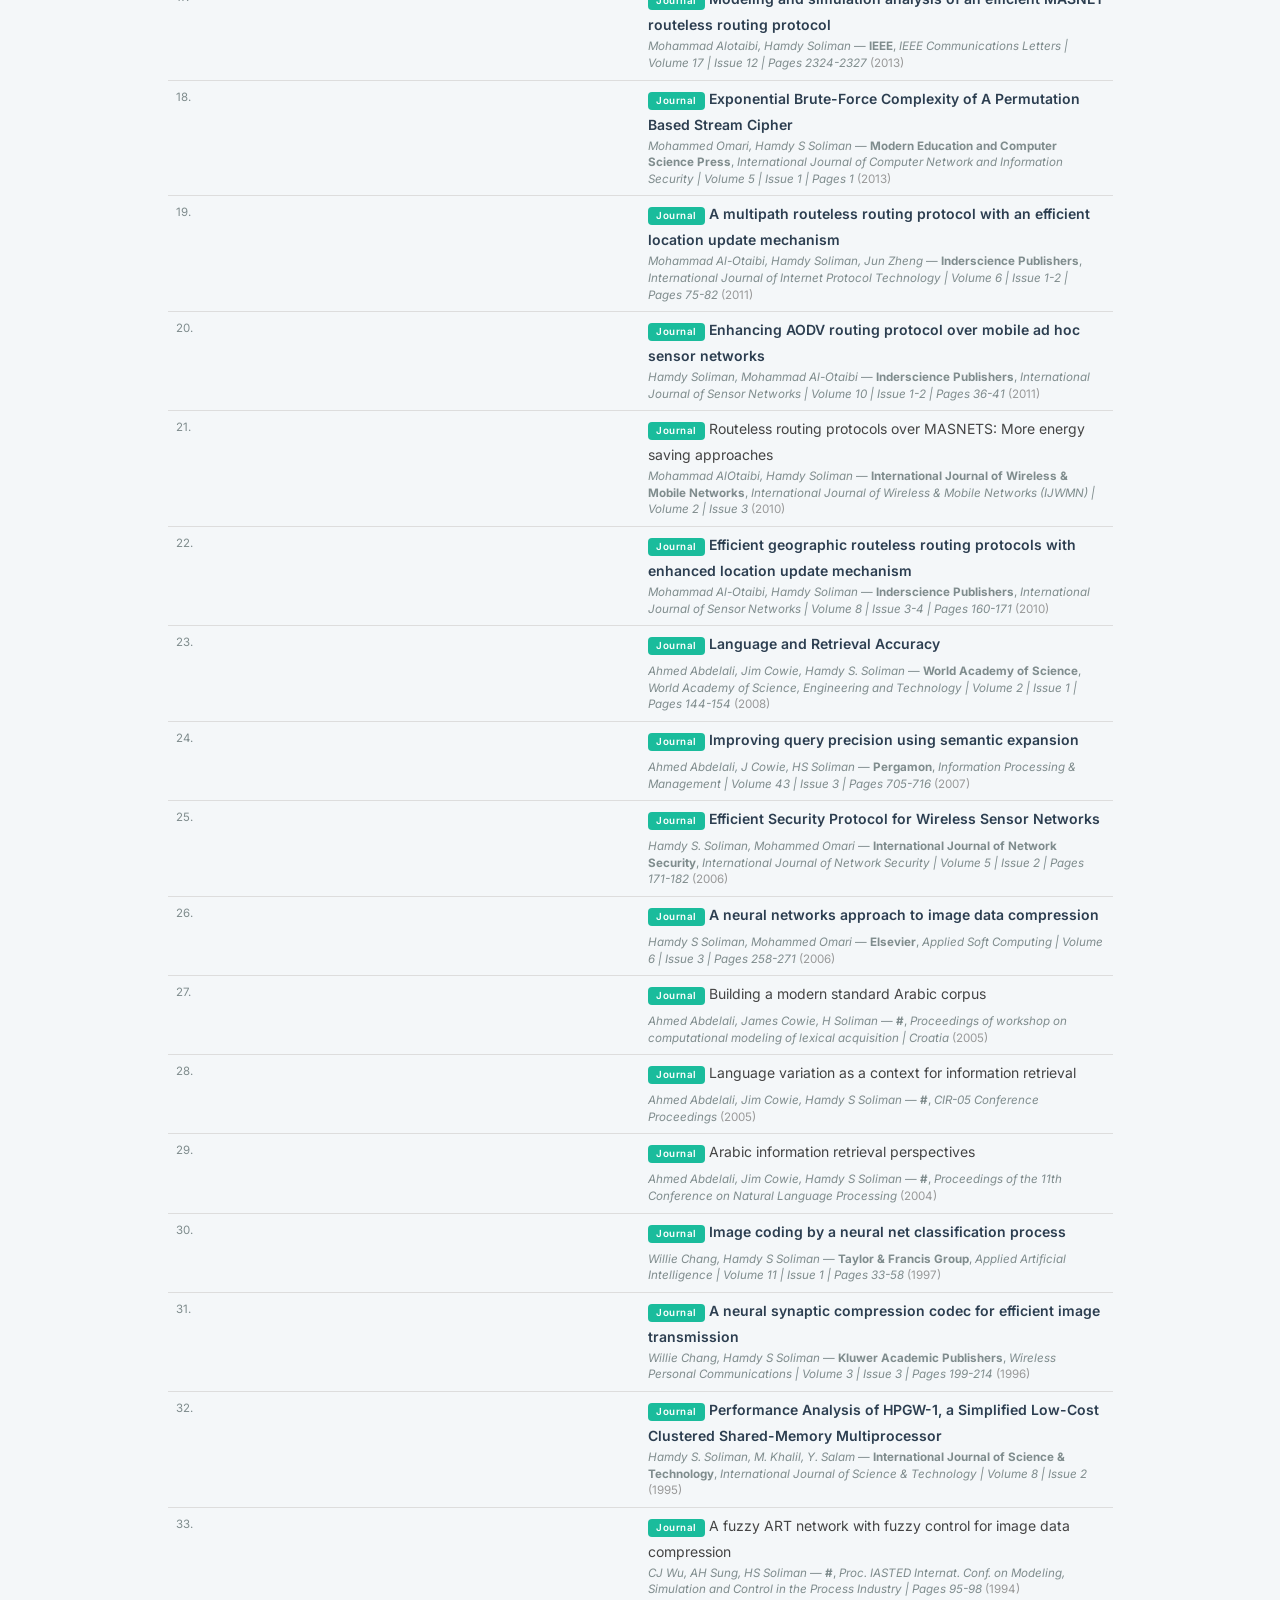
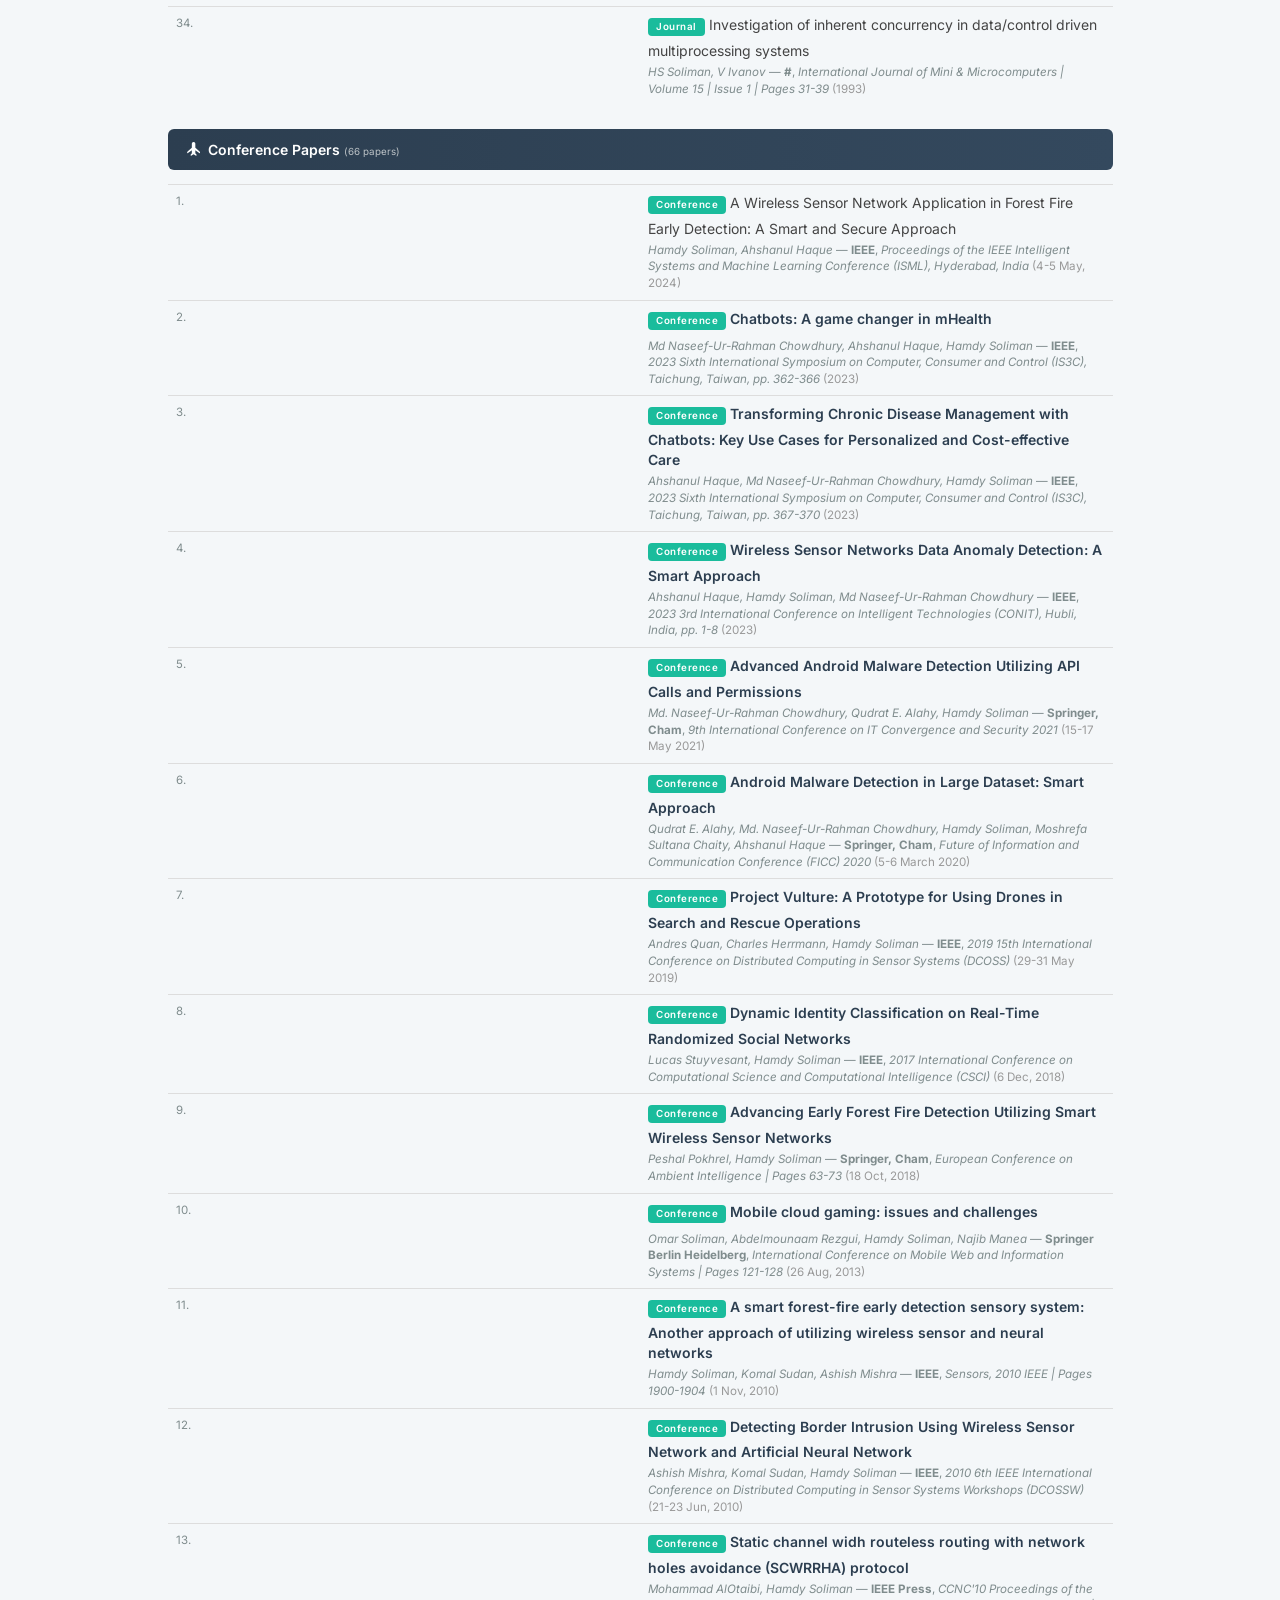
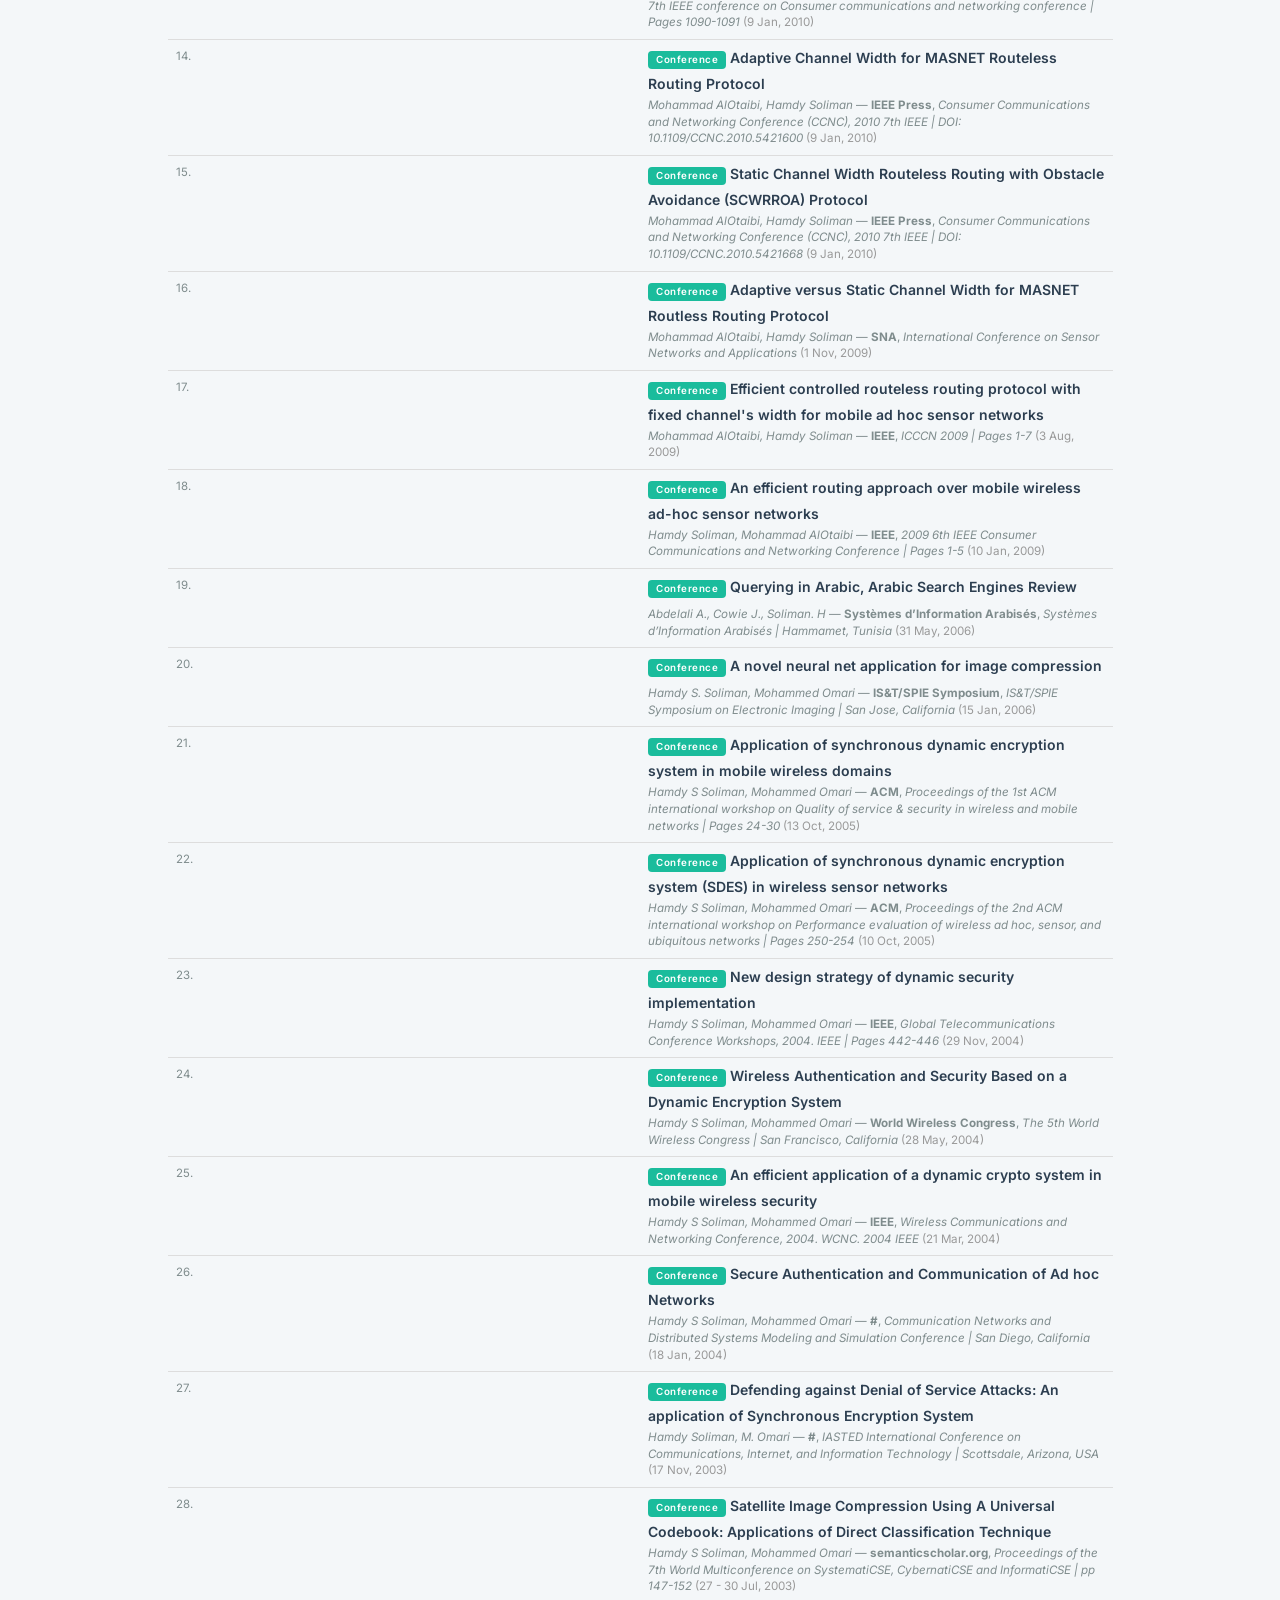
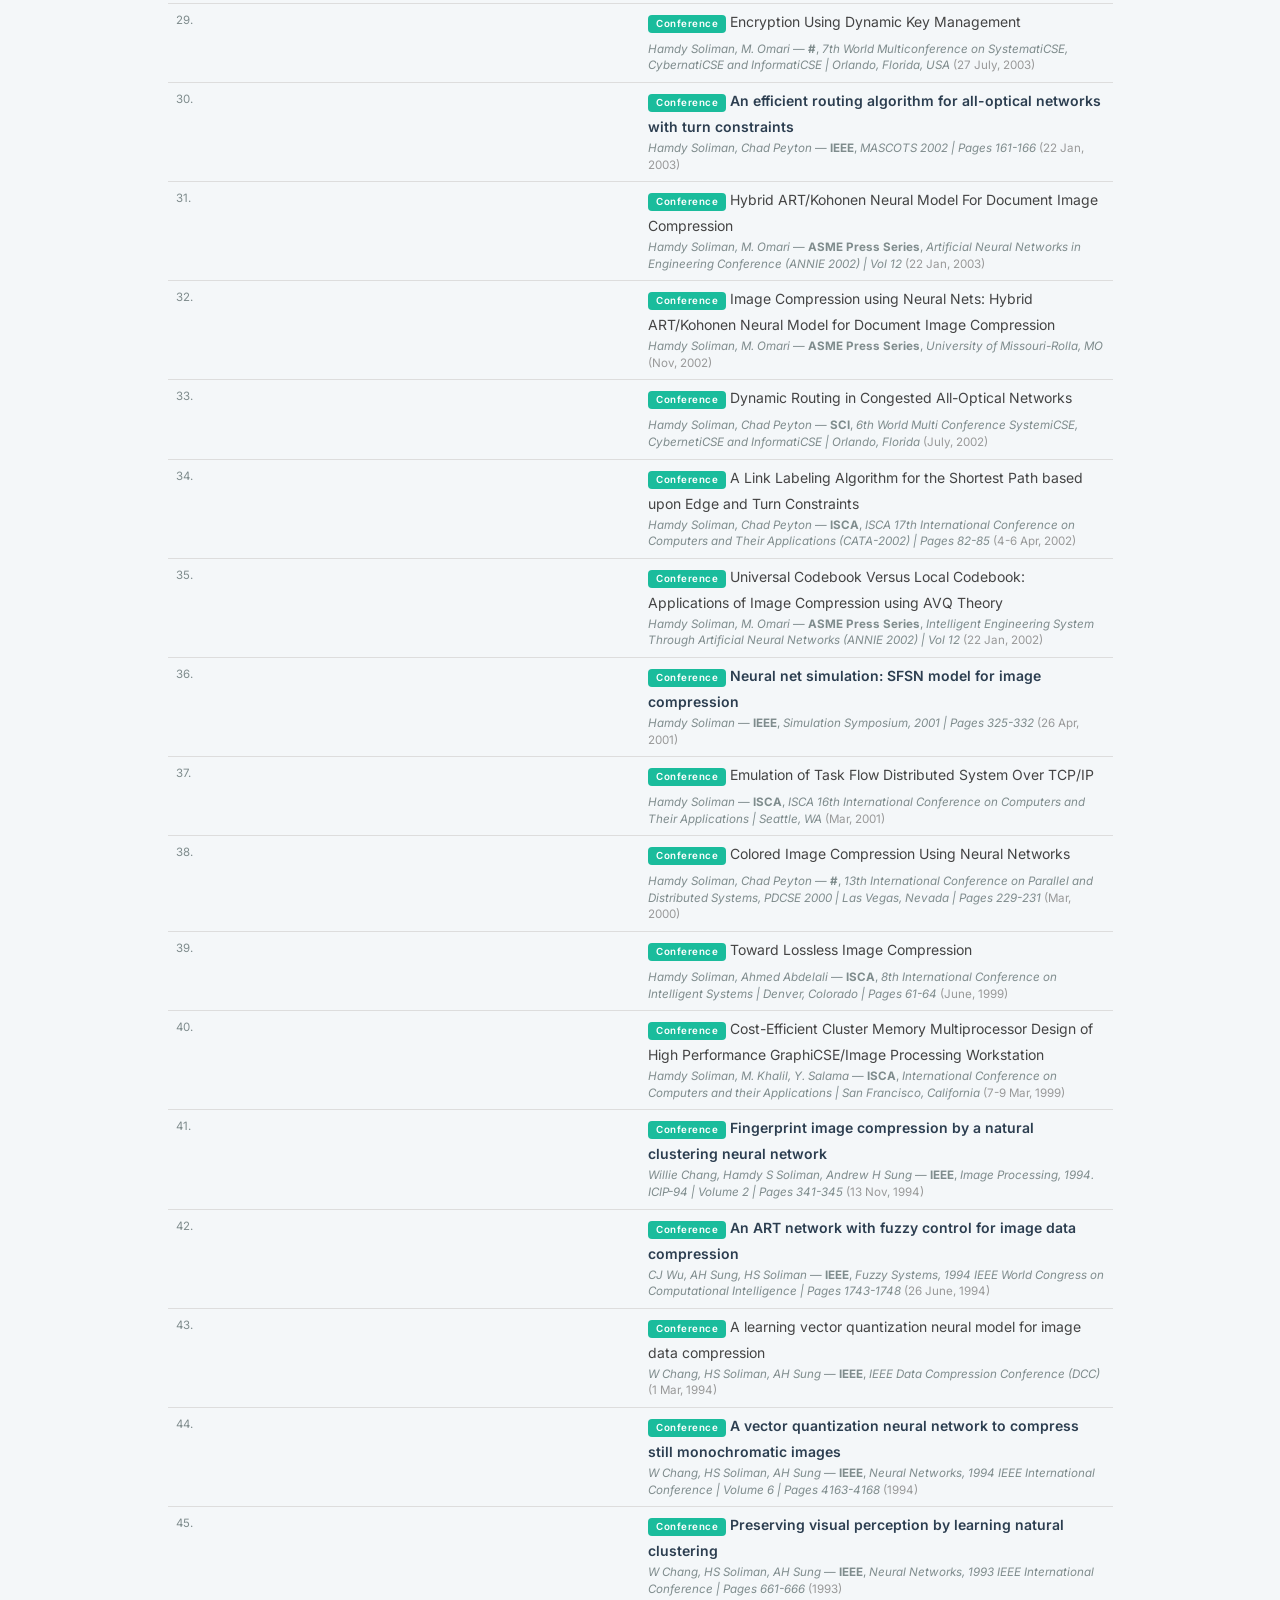
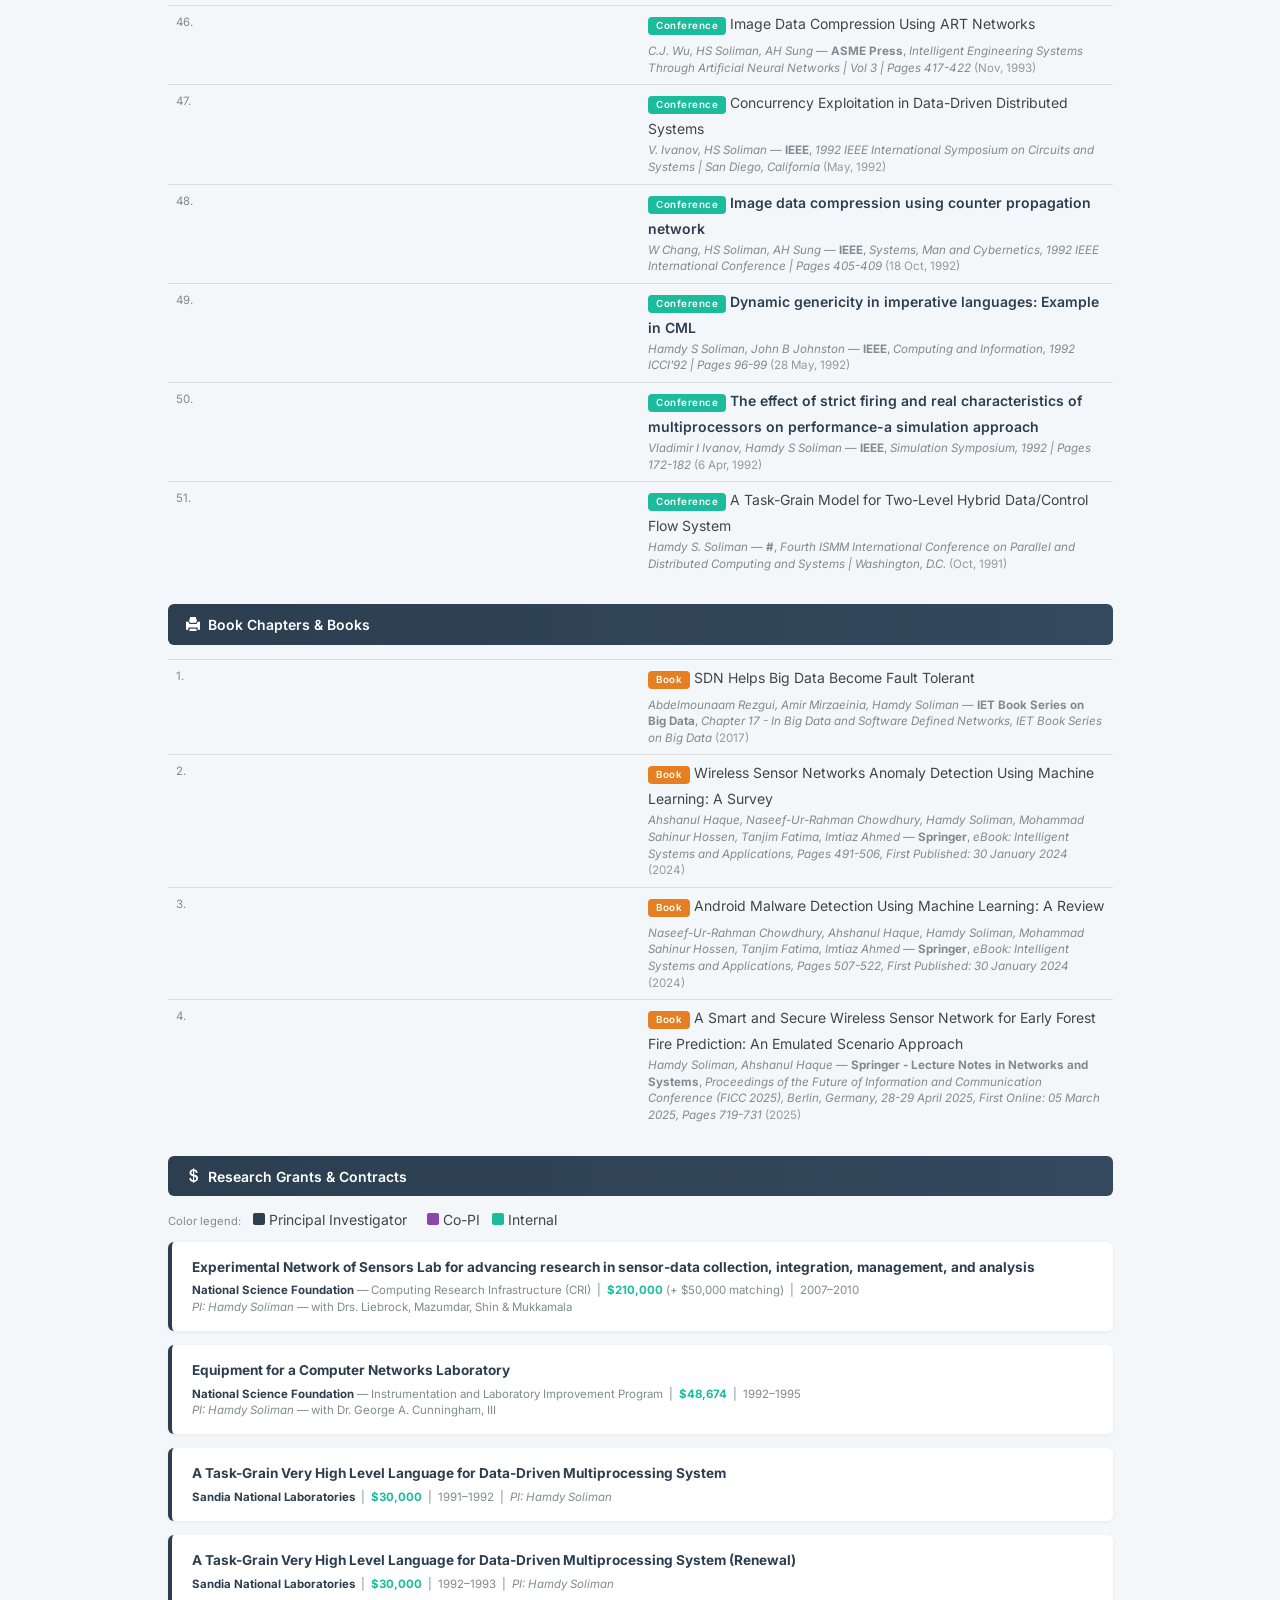
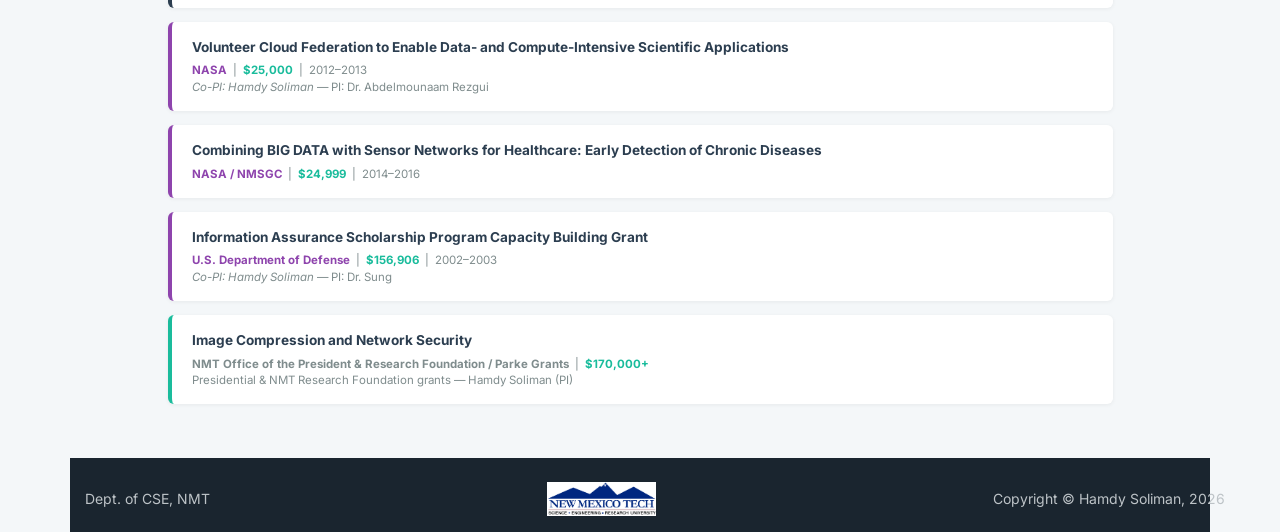
<file: publications.html>
<!DOCTYPE html>
<html lang="en">
<head>
  <meta charset="utf-8">
  <link rel="shortcut icon" href="doc_images/_head.png">
  <meta name="viewport" content="width=device-width, initial-scale=1">
  <title>Publications — Dr. Hamdy Soliman</title>
  <link rel="stylesheet" href="https://maxcdn.bootstrapcdn.com/bootstrap/3.3.7/css/bootstrap.min.css">
  <link rel="stylesheet" href="shared.css">
  <style>
    .filter-bar { background:#fff; border-radius:8px; padding:16px 20px; margin-bottom:20px; box-shadow:0 1px 4px rgba(0,0,0,.07); }
    .filter-bar input { border:1px solid var(--border); border-radius:5px; padding:8px 14px; width:100%; font-size:.9em; outline:none; }
    .filter-bar input:focus { border-color:var(--teal); box-shadow:0 0 0 2px rgba(26,188,156,.2); }
    .filter-btn { border:1px solid var(--border); background:#fff; border-radius:5px; padding:6px 14px; margin:3px; font-size:.82em; cursor:pointer; transition:.2s; }
    .filter-btn:hover, .filter-btn.active { background:var(--teal); color:#fff; border-color:var(--teal); }
    .pub-count { color:var(--muted); font-size:.82em; margin-top:6px; }
    .highlight { background:rgba(26,188,156,.2); border-radius:3px; padding:0 2px; }
    .featured-paper { background:linear-gradient(135deg,#eaf7f3,#f0f9f6); border:1px solid var(--teal); border-radius:8px; padding:18px 20px; margin-bottom:18px; }
    .featured-paper .fp-label { font-size:.72em; font-weight:700; color:var(--teal); letter-spacing:1px; text-transform:uppercase; }
    .featured-paper h4 { color:var(--navy); margin:6px 0; }
  </style>
</head>
<body>

<nav class="navbar navbar-custome navbar-default navbar-fixed-top" role="navigation">
  <div class="container-fluid">
    <div class="navbar-header">
      <button type="button" class="navbar-toggle collapsed" data-toggle="collapse" data-target="#nav-main">
        <span class="icon-bar"></span><span class="icon-bar"></span><span class="icon-bar"></span>
      </button>
      <a class="navbar-brand" href="index.html"><span class="glyphicon glyphicon-home glyphicon_extra_padding"></span>Dr. Hamdy <strong>Soliman</strong></a>
    </div>
    <div class="collapse navbar-collapse" id="nav-main">
      <ul class="nav navbar-nav">
        <li class="active"><a href="publications.html"><span class="glyphicon glyphicon-pencil glyphicon_extra_padding"></span>Publications</a></li>
        <li><a href="research.html"><span class="glyphicon glyphicon-grain glyphicon_extra_padding"></span>Research</a></li>
        <li><a href="courses.html"><span class="glyphicon glyphicon-blackboard glyphicon_extra_padding"></span>Courses</a></li>
        <li><a href="students.html"><span class="glyphicon glyphicon-user glyphicon_extra_padding"></span>Students</a></li>
      </ul>
      <ul class="nav navbar-nav navbar-right">
        <li><a href="contact.html"><span class="glyphicon glyphicon-envelope glyphicon_extra_padding"></span>Contact</a></li>
      </ul>
    </div>
  </div>
</nav>

<div class="container">
  <div class="row">
    <div class="col-md-10 col-md-offset-1">

      <div class="row fade-in one">
        <div class="col-lg-12">
          <h1 class="page-header text-right">Publications
            <small style="font-size:.4em;color:var(--muted);">
              <a target="_blank" href="https://scholar.google.com/citations?user=3aSBCKQAAAAJ&hl=en" style="color:var(--teal);">
                <span class="glyphicon glyphicon-new-window"></span> Google Scholar
              </a>
            </small>
          </h1>
        </div>
      </div>

      <!-- Summary stats -->
      <div class="row fade-in two text-center" style="margin-bottom:16px;">
        <div class="col-xs-4"><div class="stat-box"><span class="stat-num">28</span><div class="stat-label">Journals</div></div></div>
        <div class="col-xs-4"><div class="stat-box"><span class="stat-num">66</span><div class="stat-label">Conferences</div></div></div>
        <div class="col-xs-4"><div class="stat-box"><span class="stat-num">5</span><div class="stat-label">US Patents</div></div></div>
      </div>

      <!-- Note on publications -->
      <div class="fade-in two" style="background:#fffbea;border-left:4px solid #f1c40f;border-radius:6px;padding:12px 18px;margin-bottom:20px;font-size:.88em;color:#666;">
        <strong>Note:</strong> Some research work is confidential due to ongoing patent processes, which intentionally limits the volume of public publications. Quality over quantity.
      </div>

      <!-- Featured latest paper -->
      <div class="featured-paper fade-in two">
        <div class="fp-label"><span class="glyphicon glyphicon-flash"></span> Latest Publication — 2026</div>
        <h4><a href="https://www.mdpi.com/3042-8831/1/2/10" target="_blank">Quantifying the Stability–Recovery–Interpretability Trade-Off Between K-Means and Self-Organizing Maps for High-Dimensional Imbalanced Data</a> <span class="pub-new">NEW</span></h4>
        <div class="pub-meta">
          <strong>Imtiaz Ahmed, Hamdy Soliman</strong> &mdash; <em>AI for Engineering (MDPI)</em>, Vol. 1, Issue 2, Article 10 &mdash;
          DOI: <a href="https://doi.org/10.3390/aieng1020010" target="_blank">10.3390/aieng1020010</a>
          <span class="pub-year">(Published: 20 Aug, 2026)</span>
        </div>
        <p style="font-size:.83em;color:#555;margin-top:8px;text-align:justify;">
          Quantifies how partition stability, minority class recovery, and topological interpretability trade off across K-means, SOMs, consensus K-means, and four modern baselines on 10,095 TCGA cancer RNA samples (13,634 genes, 19 cancer types). At matched prototype budgets, K-means outperforms SOMs on both stability and minority recovery, while SOMs uniquely provide 2D topological visualization. No single method optimizes all three properties.
        </p>
      </div>

      <!-- In Press paper -->
      <div class="featured-paper fade-in two" style="border-left-color:#e67e22;background:#fffaf5;">
        <div class="fp-label" style="background:#e67e22;"><span class="glyphicon glyphicon-time"></span> In Press</div>
        <h4>Machine Learning Modeling for Identifying Cancer Subtypes from Gene Expressions <span class="pub-new" style="background:#e67e22;">IN PRESS</span></h4>
        <div class="pub-meta">
          <strong>Imtiaz Ahmed, Hamdy Soliman</strong> &mdash; <em>Applied Computational Intelligence and Soft Computing</em>
          <span class="pub-year">(Accepted, awaiting publication)</span>
        </div>
        <p style="font-size:.83em;color:#555;margin-top:8px;text-align:justify;">
          Applies machine learning modeling to identify cancer subtypes from gene expression profiles, advancing computational approaches to precision oncology.
        </p>
      </div>

      <!-- Search & Filter -->
      <div class="filter-bar fade-in two">
        <div class="row">
          <div class="col-sm-6">
            <input type="text" id="pub-search" placeholder="&#128269;  Search by title, author, journal, keyword..." oninput="filterPubs()">
          </div>
          <div class="col-sm-6" style="margin-top:8px;">
            <button class="filter-btn active" onclick="filterByType('all',this)">All</button>
            <button class="filter-btn" onclick="filterByType('patent',this)">Patents</button>
            <button class="filter-btn" onclick="filterByType('journal',this)">Journals</button>
            <button class="filter-btn" onclick="filterByType('conference',this)">Conferences</button>
            <button class="filter-btn" onclick="filterByType('book',this)">Books</button>
            <button class="filter-btn" onclick="filterByType('grant',this)">Grants</button>
          </div>
        </div>
        <div class="pub-count" id="pub-count"></div>
      </div>

      <!-- PATENTS -->
      <section class="fade-in three" id="section-patent">
        <h3 class="section-header"><span class="glyphicon glyphicon-hourglass"></span>U.S. Patents <span style="font-size:.7em;font-weight:400;color:#bdc3c7;">(5 issued by USPTO)</span></h3>
        <div id="patent_section"><p class="text-muted">Loading…</p></div>
      </section>

      <!-- JOURNALS -->
      <section class="fade-in three" id="section-journal">
        <h3 class="section-header"><span class="glyphicon glyphicon-open-file"></span>Peer-Reviewed Journals <span style="font-size:.7em;font-weight:400;color:#bdc3c7;">(27 published + 1 in press)</span></h3>
        <div id="journal_section"><p class="text-muted">Loading…</p></div>
      </section>

      <!-- CONFERENCES -->
      <section class="fade-in three" id="section-conference">
        <h3 class="section-header"><span class="glyphicon glyphicon-plane"></span>Conference Papers <span style="font-size:.7em;font-weight:400;color:#bdc3c7;">(66 papers)</span></h3>
        <div id="conference_section"><p class="text-muted">Loading…</p></div>
      </section>

      <!-- BOOKS -->
      <section class="fade-in three" id="section-book">
        <h3 class="section-header"><span class="glyphicon glyphicon-print"></span>Book Chapters &amp; Books</h3>
        <div id="books_section"><p class="text-muted">Loading…</p></div>
      </section>

      <!-- GRANTS -->
      <section class="fade-in three" id="section-grant">
        <h3 class="section-header"><span class="glyphicon glyphicon-usd"></span>Research Grants &amp; Contracts</h3>
        <div id="grants_section"><p class="text-muted">Loading…</p></div>
      </section>

    </div>
  </div>

  <footer class="site-footer">
    <div class="container">
      <div class="footer-inner">
        <a href="https://www.cs.nmt.edu/" target="_blank">Dept. of CSE, NMT</a>
        <a href="http://www.nmt.edu/" target="_blank"><img src="nmt_logo.jpg" alt="New Mexico Tech" style="height:34px;"></a>
        <span>Copyright &copy; Hamdy Soliman, 2026</span>
      </div>
    </div>
  </footer>
</div>

<a id="back-to-top" href="#" class="btn" role="button"><span class="glyphicon glyphicon-chevron-up"></span></a>

<script src="https://ajax.googleapis.com/ajax/libs/jquery/1.12.4/jquery.min.js"></script>
<script src="https://maxcdn.bootstrapcdn.com/bootstrap/3.3.7/js/bootstrap.min.js"></script>
<script>
$(window).scroll(function(){ $('#back-to-top').toggle($(this).scrollTop()>200); });
$('#back-to-top').click(function(){ $('html,body').animate({scrollTop:0},400); return false; });

function getText(el,tag){ var n=el.getElementsByTagName(tag)[0]; return n?(n.textContent||n.innerText||'').trim():''; }
function esc(s){ return String(s).replace(/&/g,'&amp;').replace(/</g,'&lt;').replace(/>/g,'&gt;').replace(/"/g,'&quot;'); }

var currentType='all';

function buildTable(pubs, tagName, badge, badgeClass){
  var html='<table class="table" style="table-layout:fixed;width:100%;"><tbody>';
  for(var i=0;i<pubs.length;i++){
    var p=pubs[i];
    var title=getText(p,'name'), uri=getText(p,'uri');
    var authors=getText(p,'authors'), publisher=getText(p,'publisher');
    var details=getText(p,'publication_details'), year=getText(p,'year_of_publication');
    var link=(uri&&uri!=='#')?'<a href="'+esc(uri)+'" target="_blank">'+esc(title)+'</a>':esc(title);
    html+='<tr class="pub-row" data-type="'+tagName+'" data-text="'+esc((title+' '+authors+' '+publisher+' '+details+' '+year).toLowerCase())+'">';
    html+='<td class="pub-num">'+(i+1)+'.</td><td class="pub-title">';
    html+='<span class="pub-badge '+badgeClass+'">'+badge+'</span> '+link;
    html+='<div class="pub-meta"><span class="pub-authors" style="font-style:italic;">'+esc(authors)+'</span>';
    html+=' &mdash; <strong>'+esc(publisher)+'</strong>';
    if(details) html+=', <em>'+esc(details)+'</em>';
    if(year) html+=' <span class="pub-year">('+esc(year)+')</span>';
    html+='</div></td></tr>';
  }
  return html+'</tbody></table>';
}

// Load patents
fetch('xml/publication_patents.xml').then(r=>r.text()).then(str=>{
  var xml=new DOMParser().parseFromString(str,'text/xml');
  document.getElementById('patent_section').innerHTML=buildTable(xml.getElementsByTagName('publication'),'patent','USPTO Patent','patent');
  updateCount();
}).catch(()=>{ document.getElementById('patent_section').innerHTML='<p class="text-danger">Could not load patent data.</p>'; });

// Load journals (prepend new 2026 papers from resume)
fetch('xml/publication_journal.xml').then(r=>r.text()).then(str=>{
  var xml=new DOMParser().parseFromString(str,'text/xml');
  var pubs=xml.getElementsByTagName('publication');
  // Build manually with extra recent entries at top
  var extraHtml='<table class="table" style="table-layout:fixed;width:100%;"><tbody>';
  var extras=[
    {title:'Machine Learning Modeling for Identifying Cancer Subtypes from Gene Expressions',uri:'',authors:'Imtiaz Ahmed, Hamdy Soliman',publisher:'Applied Computational Intelligence and Soft Computing',details:'<span style="color:#e67e22;font-weight:700;">In Press</span>',year:'In Press',isnew:true,inpress:true},
    {title:'Quantifying the Stability–Recovery–Interpretability Trade-Off Between K-Means and Self-Organizing Maps for High-Dimensional Imbalanced Data',uri:'https://www.mdpi.com/3042-8831/1/2/10',authors:'Imtiaz Ahmed, Hamdy Soliman',publisher:'AI for Engineering (MDPI)',details:'Vol. 1, Issue 2, Article 10. DOI: 10.3390/aieng1020010',year:'Aug 2026',isnew:true},
    {title:'Multi-Agent Edge AI for Coordinated Event Prediction over Multi-Layer Wireless Sensor Networks: A Smart Competitive Approach',uri:'https://doi.org/10.3390/electronics15153331',authors:'Haque, A.; Soliman, H.',publisher:'Electronics (MDPI)',details:'Vol. 15(15), 3331',year:'Jul 2026'},
    {title:'Edge-Level Forest Fire Prediction with Selective Communication in Hierarchical Wireless Sensor Networks',uri:'https://doi.org/10.3390/electronics15040881',authors:'Haque, A.; Soliman, H.',publisher:'Electronics (MDPI)',details:'Vol. 15(4), 881',year:'2026'},
    {title:'A Transformer-Based Autoencoder with Isolation Forest and XGBoost for Malfunction and Intrusion Detection in WSNs for Forest Fire Prediction',uri:'https://doi.org/10.3390/fi17040164',authors:'Ahshanul Haque, Hamdy Soliman',publisher:'MDPI Future Internet',details:'Vol. 17, Issue 4, 164',year:'2025'},
    {title:'Application of VGG16 Transfer Learning for Breast Cancer Detection',uri:'https://doi.org/10.3390/info16030227',authors:'Tanjim Fatima, Hamdy Soliman',publisher:'MDPI Information',details:'Vol. 16, Issue 3, 227',year:'Mar 2025'},
    {title:'Hierarchical Early Wireless Forest Fire Prediction System Utilizing Virtual Sensors',uri:'https://doi.org/10.3390/electronics14081634',authors:'A. Haque, H. Soliman',publisher:'MDPI Electronics',details:'Vol. 14(8), 1634',year:'2025'},
    {title:'Smart Wireless Sensor Networks with Virtual Sensors for Forest Fire Evolution Prediction Using Machine Learning',uri:'https://doi.org/10.3390/electronics14020223',authors:'A. Haque, H. Soliman',publisher:'MDPI Electronics',details:'Vol. 14(2), 223',year:'2025'},
  ];
  var idx=1;
  for(var e=0;e<extras.length;e++){
    var x=extras[e];
    var lnk='<a href="'+esc(x.uri)+'" target="_blank">'+esc(x.title)+'</a>';
    if(x.isnew) lnk+=' <span class="pub-new">NEW</span>';
    extraHtml+='<tr class="pub-row" data-type="journal" data-text="'+esc((x.title+' '+x.authors+' '+x.publisher).toLowerCase())+'">';
    extraHtml+='<td class="pub-num">'+idx+'.</td><td class="pub-title"><span class="pub-badge">Journal</span> '+lnk;
    extraHtml+='<div class="pub-meta"><span class="pub-authors" style="font-style:italic;">'+esc(x.authors)+'</span> &mdash; <strong>'+esc(x.publisher)+'</strong>, <em>'+esc(x.details)+'</em> <span class="pub-year">('+esc(x.year)+')</span></div>';
    extraHtml+='</td></tr>';
    idx++;
  }
  for(var i=0;i<pubs.length;i++){
    var p=pubs[i], title=getText(p,'name'), uri=getText(p,'uri');
    var authors=getText(p,'authors'), publisher=getText(p,'publisher');
    var details=getText(p,'publication_details'), year=getText(p,'year_of_publication');
    var link=(uri&&uri!=='#')?'<a href="'+esc(uri)+'" target="_blank">'+esc(title)+'</a>':esc(title);
    extraHtml+='<tr class="pub-row" data-type="journal" data-text="'+esc((title+' '+authors+' '+publisher).toLowerCase())+'">';
    extraHtml+='<td class="pub-num">'+idx+'.</td><td class="pub-title"><span class="pub-badge">Journal</span> '+link;
    extraHtml+='<div class="pub-meta"><span class="pub-authors" style="font-style:italic;">'+esc(authors)+'</span> &mdash; <strong>'+esc(publisher)+'</strong>';
    if(details) extraHtml+=', <em>'+esc(details)+'</em>';
    if(year) extraHtml+=' <span class="pub-year">('+esc(year)+')</span>';
    extraHtml+='</div></td></tr>';
    idx++;
  }
  extraHtml+='</tbody></table>';
  document.getElementById('journal_section').innerHTML=extraHtml;
  updateCount();
}).catch(()=>{ document.getElementById('journal_section').innerHTML='<p class="text-danger">Could not load journal data.</p>'; });

// Load conferences
fetch('xml/publication_conference.xml').then(r=>r.text()).then(str=>{
  var xml=new DOMParser().parseFromString(str,'text/xml');
  document.getElementById('conference_section').innerHTML=buildTable(xml.getElementsByTagName('publication'),'conference','Conference','');
  updateCount();
}).catch(()=>{ document.getElementById('conference_section').innerHTML='<p class="text-danger">Could not load conference data.</p>'; });

// Load books
fetch('xml/publication_books.xml').then(r=>r.text()).then(str=>{
  var xml=new DOMParser().parseFromString(str,'text/xml');
  var tags=xml.getElementsByTagName('book');
  if(tags.length===0) tags=xml.getElementsByTagName('publication');
  document.getElementById('books_section').innerHTML=buildTable(tags,'book','Book','book');
  updateCount();
}).catch(()=>{ document.getElementById('books_section').innerHTML='<p class="text-danger">Could not load book data.</p>'; });

// Load grants (enhanced with resume data)
document.getElementById('grants_section').innerHTML=`
<div style="margin-bottom:12px;"><span style="font-size:.8em;color:var(--muted);">Color legend:</span>
  <span style="display:inline-block;width:12px;height:12px;background:var(--navy);border-radius:2px;margin-left:8px;"></span> Principal Investigator &nbsp;
  <span style="display:inline-block;width:12px;height:12px;background:#8e44ad;border-radius:2px;margin-left:8px;"></span> Co-PI &nbsp;
  <span style="display:inline-block;width:12px;height:12px;background:var(--teal);border-radius:2px;"></span> Internal
</span></div>

<div class="grant-card pi" data-type="grant" data-text="nsf national science foundation experimental network sensors lab">
  <div class="grant-title">Experimental Network of Sensors Lab for advancing research in sensor-data collection, integration, management, and analysis</div>
  <div class="grant-meta"><strong style="color:var(--navy);">National Science Foundation</strong> — Computing Research Infrastructure (CRI)
    &nbsp;|&nbsp; <span class="grant-amount">$210,000</span> (+ $50,000 matching) &nbsp;|&nbsp; 2007–2010
    <br><em>PI: Hamdy Soliman</em> &mdash; with Drs. Liebrock, Mazumdar, Shin &amp; Mukkamala
  </div>
</div>

<div class="grant-card pi" data-type="grant" data-text="nsf national science foundation computer networks laboratory">
  <div class="grant-title">Equipment for a Computer Networks Laboratory</div>
  <div class="grant-meta"><strong style="color:var(--navy);">National Science Foundation</strong> — Instrumentation and Laboratory Improvement Program
    &nbsp;|&nbsp; <span class="grant-amount">$48,674</span> &nbsp;|&nbsp; 1992–1995
    <br><em>PI: Hamdy Soliman</em> &mdash; with Dr. George A. Cunningham, III
  </div>
</div>

<div class="grant-card pi" data-type="grant" data-text="sandia national laboratories task grain very high level language">
  <div class="grant-title">A Task-Grain Very High Level Language for Data-Driven Multiprocessing System</div>
  <div class="grant-meta"><strong style="color:var(--navy);">Sandia National Laboratories</strong>
    &nbsp;|&nbsp; <span class="grant-amount">$30,000</span> &nbsp;|&nbsp; 1991–1992 &nbsp;|&nbsp; <em>PI: Hamdy Soliman</em>
  </div>
</div>

<div class="grant-card pi" data-type="grant" data-text="sandia national laboratories task grain renewal">
  <div class="grant-title">A Task-Grain Very High Level Language for Data-Driven Multiprocessing System (Renewal)</div>
  <div class="grant-meta"><strong style="color:var(--navy);">Sandia National Laboratories</strong>
    &nbsp;|&nbsp; <span class="grant-amount">$30,000</span> &nbsp;|&nbsp; 1992–1993 &nbsp;|&nbsp; <em>PI: Hamdy Soliman</em>
  </div>
</div>

<div class="grant-card co-pi" data-type="grant" data-text="nasa volunteer cloud federation big data compute intensive scientific applications">
  <div class="grant-title">Volunteer Cloud Federation to Enable Data- and Compute-Intensive Scientific Applications</div>
  <div class="grant-meta"><strong style="color:#8e44ad;">NASA</strong>
    &nbsp;|&nbsp; <span class="grant-amount">$25,000</span> &nbsp;|&nbsp; 2012–2013
    <br><em>Co-PI: Hamdy Soliman</em> &mdash; PI: Dr. Abdelmounaam Rezgui
  </div>
</div>

<div class="grant-card co-pi" data-type="grant" data-text="nasa combining big data sensor networks healthcare early detection chronic diseases">
  <div class="grant-title">Combining BIG DATA with Sensor Networks for Healthcare: Early Detection of Chronic Diseases</div>
  <div class="grant-meta"><strong style="color:#8e44ad;">NASA / NMSGC</strong>
    &nbsp;|&nbsp; <span class="grant-amount">$24,999</span> &nbsp;|&nbsp; 2014–2016
  </div>
</div>

<div class="grant-card co-pi" data-type="grant" data-text="department of defense information assurance scholarship capacity building">
  <div class="grant-title">Information Assurance Scholarship Program Capacity Building Grant</div>
  <div class="grant-meta"><strong style="color:#8e44ad;">U.S. Department of Defense</strong>
    &nbsp;|&nbsp; <span class="grant-amount">$156,906</span> &nbsp;|&nbsp; 2002–2003
    <br><em>Co-PI: Hamdy Soliman</em> &mdash; PI: Dr. Sung
  </div>
</div>

<div class="grant-card" data-type="grant" data-text="nmt new mexico tech research foundation image compression network security presidential parke">
  <div class="grant-title">Image Compression and Network Security</div>
  <div class="grant-meta"><strong>NMT Office of the President &amp; Research Foundation / Parke Grants</strong>
    &nbsp;|&nbsp; <span class="grant-amount">$170,000+</span>
    <br>Presidential &amp; NMT Research Foundation grants — Hamdy Soliman (PI)
  </div>
</div>
`;
updateCount();

// Search & filter
function filterByType(type, btn){
  currentType=type;
  document.querySelectorAll('.filter-btn').forEach(function(b){b.classList.remove('active');});
  btn.classList.add('active');
  filterPubs();
  // Show/hide sections
  ['patent','journal','conference','book','grant'].forEach(function(t){
    var sec=document.getElementById('section-'+t);
    if(sec) sec.style.display=(type==='all'||type===t)?'block':'none';
  });
}

function filterPubs(){
  var q=document.getElementById('pub-search').value.toLowerCase().trim();
  var rows=document.querySelectorAll('.pub-row');
  var visible=0;
  rows.forEach(function(r){
    var typeMatch=(currentType==='all'||r.dataset.type===currentType);
    var textMatch=!q||r.dataset.text.indexOf(q)>-1;
    r.style.display=(typeMatch&&textMatch)?'':'none';
    if(typeMatch&&textMatch) visible++;
  });
  // Also check grant cards
  var gcards=document.querySelectorAll('.grant-card');
  gcards.forEach(function(c){
    var typeMatch=(currentType==='all'||currentType==='grant');
    var textMatch=!q||c.dataset.text.indexOf(q)>-1;
    c.style.display=(typeMatch&&textMatch)?'':'none';
    if(typeMatch&&textMatch) visible++;
  });
  document.getElementById('pub-count').textContent=q?'Showing '+visible+' result(s) for "'+q+'"':'';
}

function updateCount(){ /* counts refresh on each load */ }
</script>
</body>
</html>
</file>
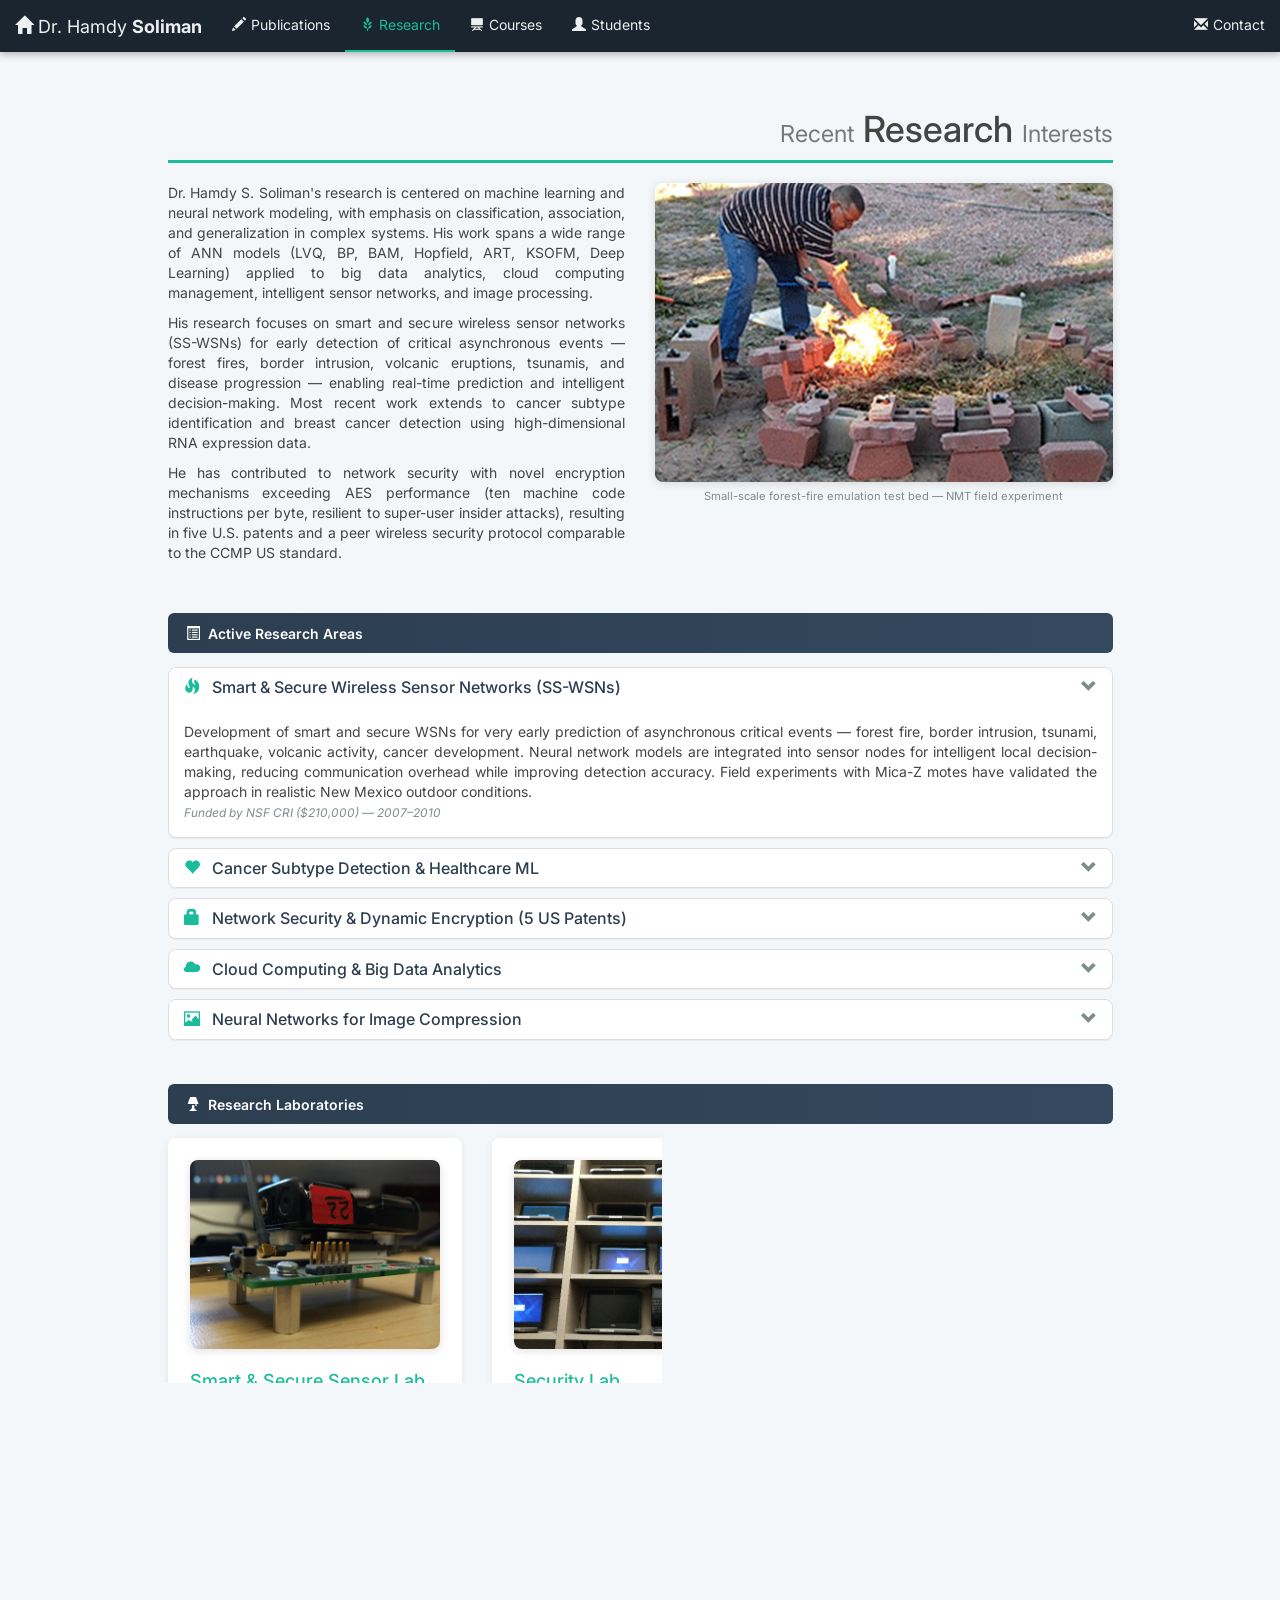
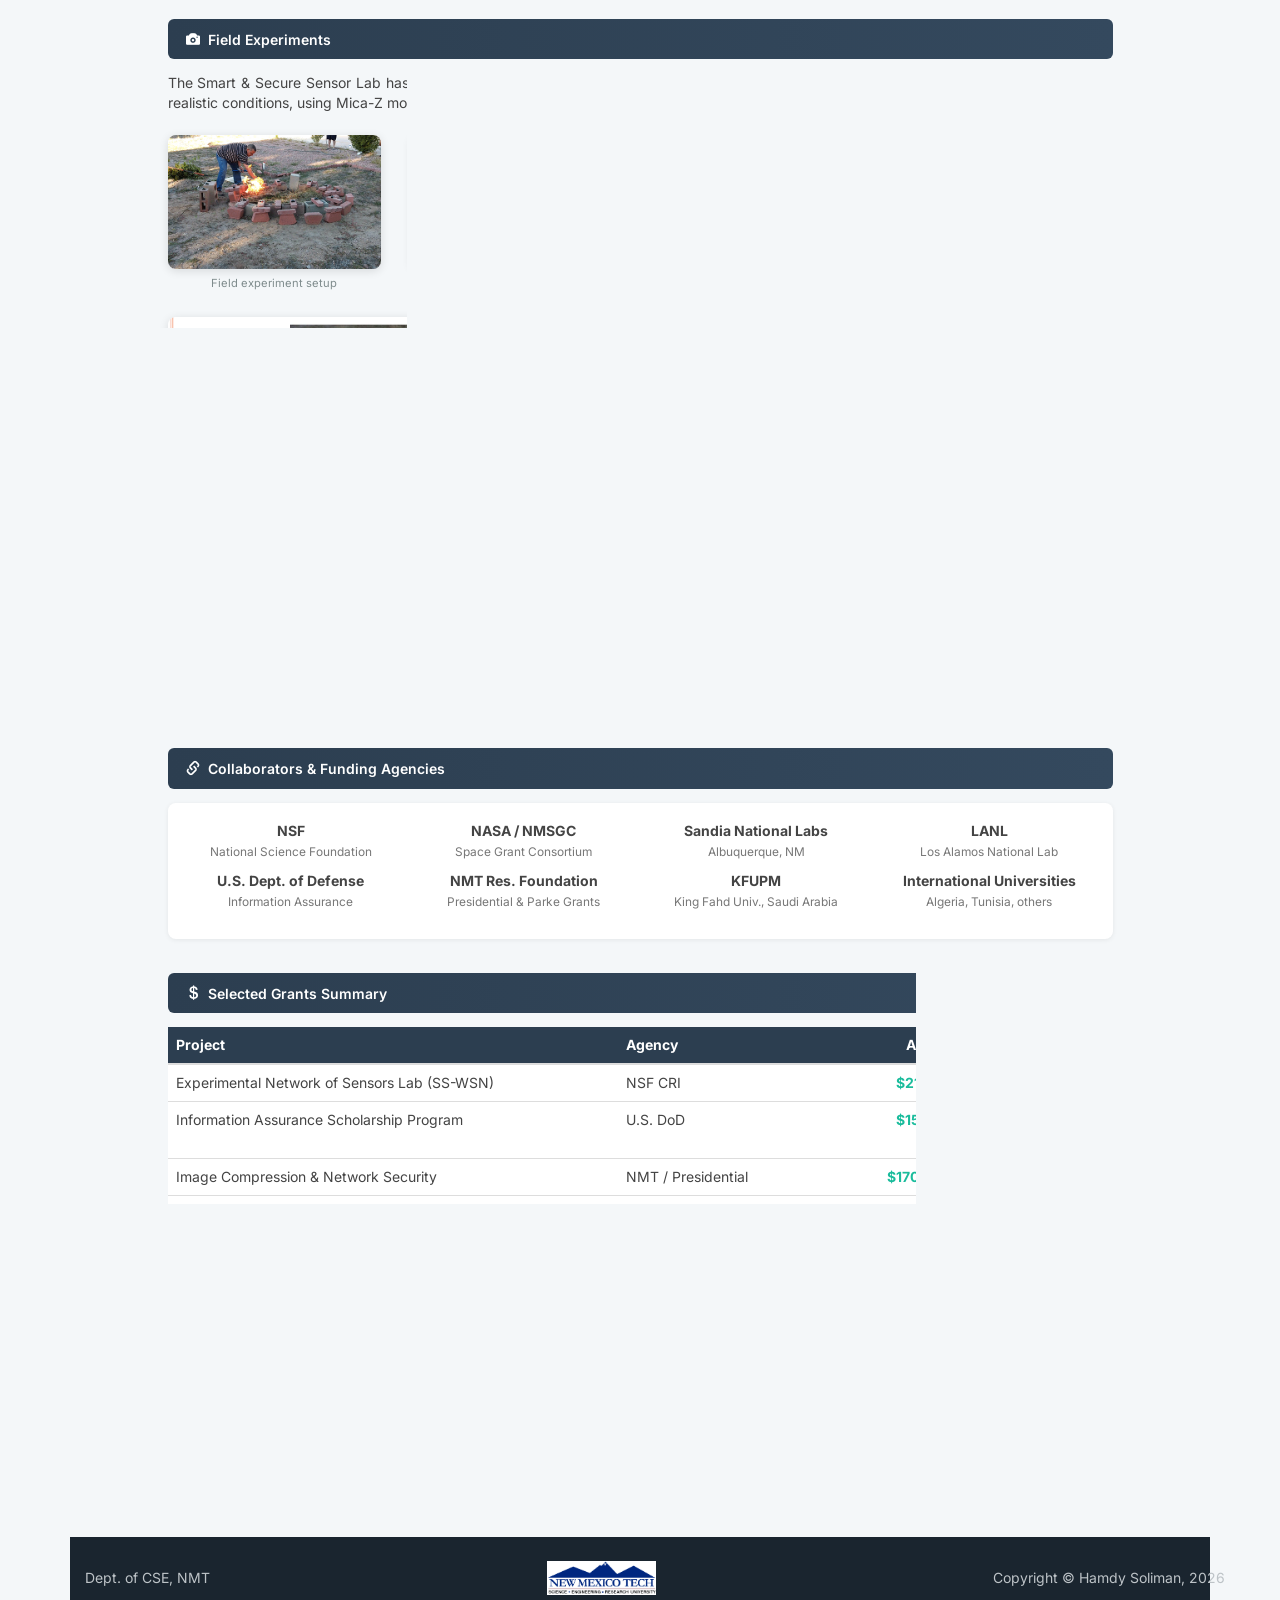
<file: research.html>
<!DOCTYPE html>
<html lang="en">
<head>
  <meta charset="utf-8">
  <link rel="shortcut icon" href="doc_images/_head.png">
  <meta name="viewport" content="width=device-width, initial-scale=1">
  <title>Research — Dr. Hamdy Soliman</title>
  <link rel="stylesheet" href="https://maxcdn.bootstrapcdn.com/bootstrap/3.3.7/css/bootstrap.min.css">
  <link rel="stylesheet" href="shared.css">
</head>
<body>

<nav class="navbar navbar-custome navbar-default navbar-fixed-top" role="navigation">
  <div class="container-fluid">
    <div class="navbar-header">
      <button type="button" class="navbar-toggle collapsed" data-toggle="collapse" data-target="#nav-main">
        <span class="icon-bar"></span><span class="icon-bar"></span><span class="icon-bar"></span>
      </button>
      <a class="navbar-brand" href="index.html"><span class="glyphicon glyphicon-home glyphicon_extra_padding"></span>Dr. Hamdy <strong>Soliman</strong></a>
    </div>
    <div class="collapse navbar-collapse" id="nav-main">
      <ul class="nav navbar-nav">
        <li><a href="publications.html"><span class="glyphicon glyphicon-pencil glyphicon_extra_padding"></span>Publications</a></li>
        <li class="active"><a href="research.html"><span class="glyphicon glyphicon-grain glyphicon_extra_padding"></span>Research</a></li>
        <li><a href="courses.html"><span class="glyphicon glyphicon-blackboard glyphicon_extra_padding"></span>Courses</a></li>
        <li><a href="students.html"><span class="glyphicon glyphicon-user glyphicon_extra_padding"></span>Students</a></li>
      </ul>
      <ul class="nav navbar-nav navbar-right">
        <li><a href="contact.html"><span class="glyphicon glyphicon-envelope glyphicon_extra_padding"></span>Contact</a></li>
      </ul>
    </div>
  </div>
</nav>

<div class="container">
  <div class="row">
    <div class="col-md-10 col-md-offset-1">

      <div class="row fade-in one">
        <div class="col-lg-12">
          <h1 class="page-header text-right"><small>Recent</small> Research <small>Interests</small></h1>
        </div>
      </div>

      <!-- Summary -->
      <div class="row fade-in two">
        <div class="col-md-6" style="text-align:justify;">
          <p>Dr. Hamdy S. Soliman's research is centered on machine learning and neural network modeling, with emphasis on classification, association, and generalization in complex systems. His work spans a wide range of ANN models (LVQ, BP, BAM, Hopfield, ART, KSOFM, Deep Learning) applied to big data analytics, cloud computing management, intelligent sensor networks, and image processing.</p>
          <p>His research focuses on smart and secure wireless sensor networks (SS-WSNs) for early detection of critical asynchronous events — forest fires, border intrusion, volcanic eruptions, tsunamis, and disease progression — enabling real-time prediction and intelligent decision-making. Most recent work extends to cancer subtype identification and breast cancer detection using high-dimensional RNA expression data.</p>
          <p>He has contributed to network security with novel encryption mechanisms exceeding AES performance (ten machine code instructions per byte, resilient to super-user insider attacks), resulting in five U.S. patents and a peer wireless security protocol comparable to the CCMP US standard.</p>
        </div>
        <div class="col-md-6">
          <img src="doc_images/forest_fire_2.png" alt="Forest fire emulation field experiment" class="research-img">
          <p class="img-caption">Small-scale forest-fire emulation test bed — NMT field experiment</p>
        </div>
      </div>

      <!-- Research Areas (interactive accordion) -->
      <div class="row fade-in three" style="margin-top:16px;">
        <div class="col-md-12">
          <h3 class="section-header"><span class="glyphicon glyphicon-list-alt"></span>Active Research Areas</h3>
          <div class="panel-group" id="research-accordion">

            <div class="panel panel-default" style="border-radius:8px;margin-bottom:10px;">
              <div class="panel-heading" style="border-radius:8px;background:#fff;cursor:pointer;" data-toggle="collapse" data-target="#r1">
                <h4 class="panel-title" style="color:var(--navy);">
                  <span class="glyphicon glyphicon-fire" style="color:var(--teal);margin-right:8px;"></span>
                  Smart &amp; Secure Wireless Sensor Networks (SS-WSNs)
                  <span class="pull-right glyphicon glyphicon-chevron-down" style="color:var(--muted);"></span>
                </h4>
              </div>
              <div id="r1" class="collapse in">
                <div class="panel-body" style="text-align:justify;">
                  Development of smart and secure WSNs for very early prediction of asynchronous critical events — forest fire, border intrusion, tsunami, earthquake, volcanic activity, cancer development. Neural network models are integrated into sensor nodes for intelligent local decision-making, reducing communication overhead while improving detection accuracy. Field experiments with Mica-Z motes have validated the approach in realistic New Mexico outdoor conditions.
                  <br><em style="font-size:.85em;color:var(--muted);">Funded by NSF CRI ($210,000) — 2007–2010</em>
                </div>
              </div>
            </div>

            <div class="panel panel-default" style="border-radius:8px;margin-bottom:10px;">
              <div class="panel-heading" style="border-radius:8px;background:#fff;cursor:pointer;" data-toggle="collapse" data-target="#r2">
                <h4 class="panel-title" style="color:var(--navy);">
                  <span class="glyphicon glyphicon-heart" style="color:var(--teal);margin-right:8px;"></span>
                  Cancer Subtype Detection &amp; Healthcare ML
                  <span class="pull-right glyphicon glyphicon-chevron-down" style="color:var(--muted);"></span>
                </h4>
              </div>
              <div id="r2" class="collapse">
                <div class="panel-body" style="text-align:justify;">
                  Early detection and subtype identification of cancers (breast cancer, TCGA pan-cancer RNA expression) using machine learning. Recent work includes VGG16 transfer learning for breast cancer detection (2025), and a capacity-matched evaluation of K-means vs. Self-Organizing Maps for minority cancer subtype recovery on 10,095 samples across 19 cancer types (AI for Engineering, 2026). The latter introduced the stability–recovery–interpretability trade-off framework now applicable to high-dimensional imbalanced engineering datasets.
                </div>
              </div>
            </div>

            <div class="panel panel-default" style="border-radius:8px;margin-bottom:10px;">
              <div class="panel-heading" style="border-radius:8px;background:#fff;cursor:pointer;" data-toggle="collapse" data-target="#r3">
                <h4 class="panel-title" style="color:var(--navy);">
                  <span class="glyphicon glyphicon-lock" style="color:var(--teal);margin-right:8px;"></span>
                  Network Security &amp; Dynamic Encryption (5 US Patents)
                  <span class="pull-right glyphicon glyphicon-chevron-down" style="color:var(--muted);"></span>
                </h4>
              </div>
              <div id="r3" class="collapse">
                <div class="panel-body" style="text-align:justify;">
                  Novel synchronous dynamic encryption system that exceeds AES performance (ten machine code instructions per byte), resilient to super-user insider attacks. This work has yielded five U.S. patents and a peer wireless security protocol to the CCMP US standard. Recent extensions include cross-Atlantic security communication and secure cellphone applications, managed by NMT Research Foundation.
                </div>
              </div>
            </div>

            <div class="panel panel-default" style="border-radius:8px;margin-bottom:10px;">
              <div class="panel-heading" style="border-radius:8px;background:#fff;cursor:pointer;" data-toggle="collapse" data-target="#r4">
                <h4 class="panel-title" style="color:var(--navy);">
                  <span class="glyphicon glyphicon-cloud" style="color:var(--teal);margin-right:8px;"></span>
                  Cloud Computing &amp; Big Data Analytics
                  <span class="pull-right glyphicon glyphicon-chevron-down" style="color:var(--muted);"></span>
                </h4>
              </div>
              <div id="r4" class="collapse">
                <div class="panel-body" style="text-align:justify;">
                  Smart cloud computing manager using neural/fuzzy systems to monitor all activities and provide early anomaly warnings based on operational history. Experimental pilot model developed under NASA $25,000 grant (2012–2013). CloudFinder system for big data on volunteered federated clouds published in IEEE Transactions on Big Data (2017).
                </div>
              </div>
            </div>

            <div class="panel panel-default" style="border-radius:8px;margin-bottom:10px;">
              <div class="panel-heading" style="border-radius:8px;background:#fff;cursor:pointer;" data-toggle="collapse" data-target="#r5">
                <h4 class="panel-title" style="color:var(--navy);">
                  <span class="glyphicon glyphicon-picture" style="color:var(--teal);margin-right:8px;"></span>
                  Neural Networks for Image Compression
                  <span class="pull-right glyphicon glyphicon-chevron-down" style="color:var(--muted);"></span>
                </h4>
              </div>
              <div id="r5" class="collapse">
                <div class="panel-body" style="text-align:justify;">
                  Hybrid neural network model (ART/Kohonen) as an image compression engine that competes with the well-known Wavelet technology. Results published in the Applied Soft Computing journal and IEEE conference proceedings, and the model is patented with the USPTO. Satellite image compression using universal codebooks has also been explored.
                </div>
              </div>
            </div>

          </div><!-- /panel-group -->
        </div>
      </div>

      <!-- Research Labs -->
      <div class="row fade-in four">
        <div class="col-md-12">
          <h3 class="section-header"><span class="glyphicon glyphicon-lamp"></span>Research Laboratories</h3>
        </div>
      </div>
      <div class="row fade-in four">
        <div class="col-sm-4" style="margin-bottom:16px;">
          <div class="card" style="min-height:200px;">
            <img src="doc_images/sensor_1.png" alt="Smart Sensor Lab" class="research-img" style="margin-bottom:12px;">
            <h4 style="color:var(--teal);">Smart &amp; Secure Sensor Lab</h4>
            <p style="text-align:justify;">NSF-funded ($210,000 MRI grant) laboratory for developing intelligent and secure WSNs to detect asynchronous events &mdash; forest fire, volcanic eruption, border intrusion, seismic activity. Supports undergraduate, master's, and doctoral research with interdisciplinary collaborations.</p>
          </div>
        </div>
        <div class="col-sm-4" style="margin-bottom:16px;">
          <div class="card" style="min-height:200px;">
            <img src="doc_images/security_2.png" alt="Security Lab" class="research-img" style="margin-bottom:12px;">
            <h4 style="color:var(--teal);">Security Lab</h4>
            <p style="text-align:justify;">Secures cyber and cellphone communication. Novel encryption algorithm exceeds AES and CCMP government standards. Most recent activity includes cross-Atlantic security communication and secure cellphone apps. Managed and supported by NMT Research Foundation.</p>
          </div>
        </div>
        <div class="col-sm-4" style="margin-bottom:16px;">
          <div class="card" style="min-height:200px;">
            <img src="doc_images/neural_1.png" alt="Neural Networks Lab" class="research-img" style="margin-bottom:12px;">
            <h4 style="color:var(--teal);">Neural Networks Lab</h4>
            <p style="text-align:justify;">Applies LVQ, BP, BAM, Hopfield, ART, KSOFM, and deep learning models to classification, pattern recognition, and analysis across healthcare, security, and environmental monitoring domains.</p>
          </div>
        </div>
      </div>

      <!-- Field Experiments -->
      <div class="row fade-in four">
        <div class="col-md-12">
          <h3 class="section-header"><span class="glyphicon glyphicon-camera"></span>Field Experiments</h3>
        </div>
      </div>
      <div class="row fade-in four">
        <div class="col-md-12" style="margin-bottom:12px;text-align:justify;">
          <p>The Smart &amp; Secure Sensor Lab has conducted multiple outdoor field experiments in New Mexico to validate sensor-based event detection in realistic conditions, using Mica-Z motes in small-scale forest-fire emulation setups and border-intrusion detection trials.</p>
        </div>
        <div class="col-sm-3" style="margin-bottom:16px;">
          <img src="doc_images/field_1_1.png" alt="Field experiment 1" class="research-img">
          <p class="img-caption">Field experiment setup</p>
        </div>
        <div class="col-sm-3" style="margin-bottom:16px;">
          <img src="doc_images/field_1_2.png" alt="Field experiment 2" class="research-img">
          <p class="img-caption">Sensor mote deployment</p>
        </div>
        <div class="col-sm-3" style="margin-bottom:16px;">
          <img src="doc_images/field_1_3.png" alt="Field experiment 3" class="research-img">
          <p class="img-caption">Border intrusion detection trial</p>
        </div>
        <div class="col-sm-3" style="margin-bottom:16px;">
          <img src="doc_images/field_1_4.png" alt="Field experiment 4" class="research-img">
          <p class="img-caption">Data collection in the field</p>
        </div>
        <div class="col-sm-6" style="margin-bottom:16px;">
          <img src="doc_images/forest_fire_1.png" alt="Forest fire emulation and border intrusion detection experiments" class="research-img">
          <p class="img-caption">Mica-Z mote deployment, forest-fire emulation, and border-intrusion detection field trials</p>
        </div>
        <div class="col-sm-6" style="margin-bottom:16px;">
          <img src="doc_images/forest_fire_2.png" alt="Igniting the forest fire emulation test bed" class="research-img">
          <p class="img-caption">Igniting the small-scale forest-fire emulation test bed with sensor mote deployment</p>
        </div>
      </div>

      <!-- Collaborators -->
      <div class="row fade-in four">
        <div class="col-md-12">
          <h3 class="section-header"><span class="glyphicon glyphicon-link"></span>Collaborators &amp; Funding Agencies</h3>
          <div style="background:#fff;border-radius:8px;padding:18px 22px;box-shadow:0 1px 5px rgba(0,0,0,.07);">
            <div class="row text-center">
              <div class="col-xs-6 col-sm-3" style="margin-bottom:10px;"><strong>NSF</strong><br><small class="text-muted">National Science Foundation</small></div>
              <div class="col-xs-6 col-sm-3" style="margin-bottom:10px;"><strong>NASA / NMSGC</strong><br><small class="text-muted">Space Grant Consortium</small></div>
              <div class="col-xs-6 col-sm-3" style="margin-bottom:10px;"><strong>Sandia National Labs</strong><br><small class="text-muted">Albuquerque, NM</small></div>
              <div class="col-xs-6 col-sm-3" style="margin-bottom:10px;"><strong>LANL</strong><br><small class="text-muted">Los Alamos National Lab</small></div>
              <div class="col-xs-6 col-sm-3" style="margin-bottom:10px;"><strong>U.S. Dept. of Defense</strong><br><small class="text-muted">Information Assurance</small></div>
              <div class="col-xs-6 col-sm-3" style="margin-bottom:10px;"><strong>NMT Res. Foundation</strong><br><small class="text-muted">Presidential &amp; Parke Grants</small></div>
              <div class="col-xs-6 col-sm-3" style="margin-bottom:10px;"><strong>KFUPM</strong><br><small class="text-muted">King Fahd Univ., Saudi Arabia</small></div>
              <div class="col-xs-6 col-sm-3" style="margin-bottom:10px;"><strong>International Universities</strong><br><small class="text-muted">Algeria, Tunisia, others</small></div>
            </div>
          </div>
        </div>
      </div>

      <!-- Selected Past Grants table -->
      <div class="row fade-in four" style="margin-top:10px;">
        <div class="col-md-12">
          <h3 class="section-header"><span class="glyphicon glyphicon-usd"></span>Selected Grants Summary</h3>
          <table class="table table-hover" style="background:#fff;border-radius:8px;">
            <thead><tr style="background:var(--navy);color:#fff;"><th>Project</th><th>Agency</th><th style="text-align:right;">Amount</th><th>Period</th><th>Role</th></tr></thead>
            <tbody>
              <tr><td>Experimental Network of Sensors Lab (SS-WSN)</td><td>NSF CRI</td><td style="text-align:right;color:var(--teal);font-weight:700;">$210,000</td><td>2007–2010</td><td>PI</td></tr>
              <tr><td>Information Assurance Scholarship Program</td><td>U.S. DoD</td><td style="text-align:right;color:var(--teal);font-weight:700;">$156,906</td><td>2002–2003</td><td>Co-PI</td></tr>
              <tr><td>Image Compression &amp; Network Security</td><td>NMT / Presidential</td><td style="text-align:right;color:var(--teal);font-weight:700;">$170,000+</td><td>Ongoing</td><td>PI</td></tr>
              <tr><td>Equipment for Computer Networks Lab</td><td>NSF ILI</td><td style="text-align:right;color:var(--teal);font-weight:700;">$48,674</td><td>1992–1995</td><td>PI</td></tr>
              <tr><td>Volunteer Cloud Federation (Big Data)</td><td>NASA/NMSGC</td><td style="text-align:right;color:var(--teal);font-weight:700;">$25,000</td><td>2012–2013</td><td>Co-PI</td></tr>
              <tr><td>BIG DATA + Sensors for Healthcare</td><td>NASA/NMSGC</td><td style="text-align:right;color:var(--teal);font-weight:700;">$24,999</td><td>2014–2016</td><td>PI</td></tr>
              <tr><td>Task-Grain VHLL for Data-Driven Multiprocessing</td><td>Sandia National Labs</td><td style="text-align:right;color:var(--teal);font-weight:700;">$60,000</td><td>1991–1993</td><td>PI</td></tr>
              <tr><td>Advances in ML Methods: Data Science Approach to Genetics</td><td>Los Alamos National Lab (LANL)</td><td style="text-align:right;color:var(--teal);font-weight:700;">$91,944</td><td>—</td><td>Co-PI</td></tr>
              <tr><td>Research Student Support for Patent Development (Sensors, ML &amp; Security)</td><td>NMT Research Park / President's Office</td><td style="text-align:right;color:var(--teal);font-weight:700;">Undisclosed</td><td>Ongoing</td><td>PI</td></tr>
            </tbody>
          </table>
        </div>
      </div>

    </div>
  </div>

  <footer class="site-footer">
    <div class="container">
      <div class="footer-inner">
        <a href="https://www.cs.nmt.edu/" target="_blank">Dept. of CSE, NMT</a>
        <a href="http://www.nmt.edu/" target="_blank"><img src="nmt_logo.jpg" alt="New Mexico Tech" style="height:34px;"></a>
        <span>Copyright &copy; Hamdy Soliman, 2026</span>
      </div>
    </div>
  </footer>
</div>

<a id="back-to-top" href="#" class="btn" role="button"><span class="glyphicon glyphicon-chevron-up"></span></a>
<script src="https://ajax.googleapis.com/ajax/libs/jquery/1.12.4/jquery.min.js"></script>
<script src="https://maxcdn.bootstrapcdn.com/bootstrap/3.3.7/js/bootstrap.min.js"></script>
<script>
$(window).scroll(function(){ $('#back-to-top').toggle($(this).scrollTop()>200); });
$('#back-to-top').click(function(){ $('html,body').animate({scrollTop:0},400); return false; });
// Toggle chevron on accordion
$('.panel-heading').on('click',function(){
  var icon=$(this).find('.glyphicon-chevron-down,.glyphicon-chevron-up');
  var isOpen=$(this).next('.collapse').hasClass('in');
  icon.toggleClass('glyphicon-chevron-down',isOpen).toggleClass('glyphicon-chevron-up',!isOpen);
});
</script>
</body>
</html>
</file>
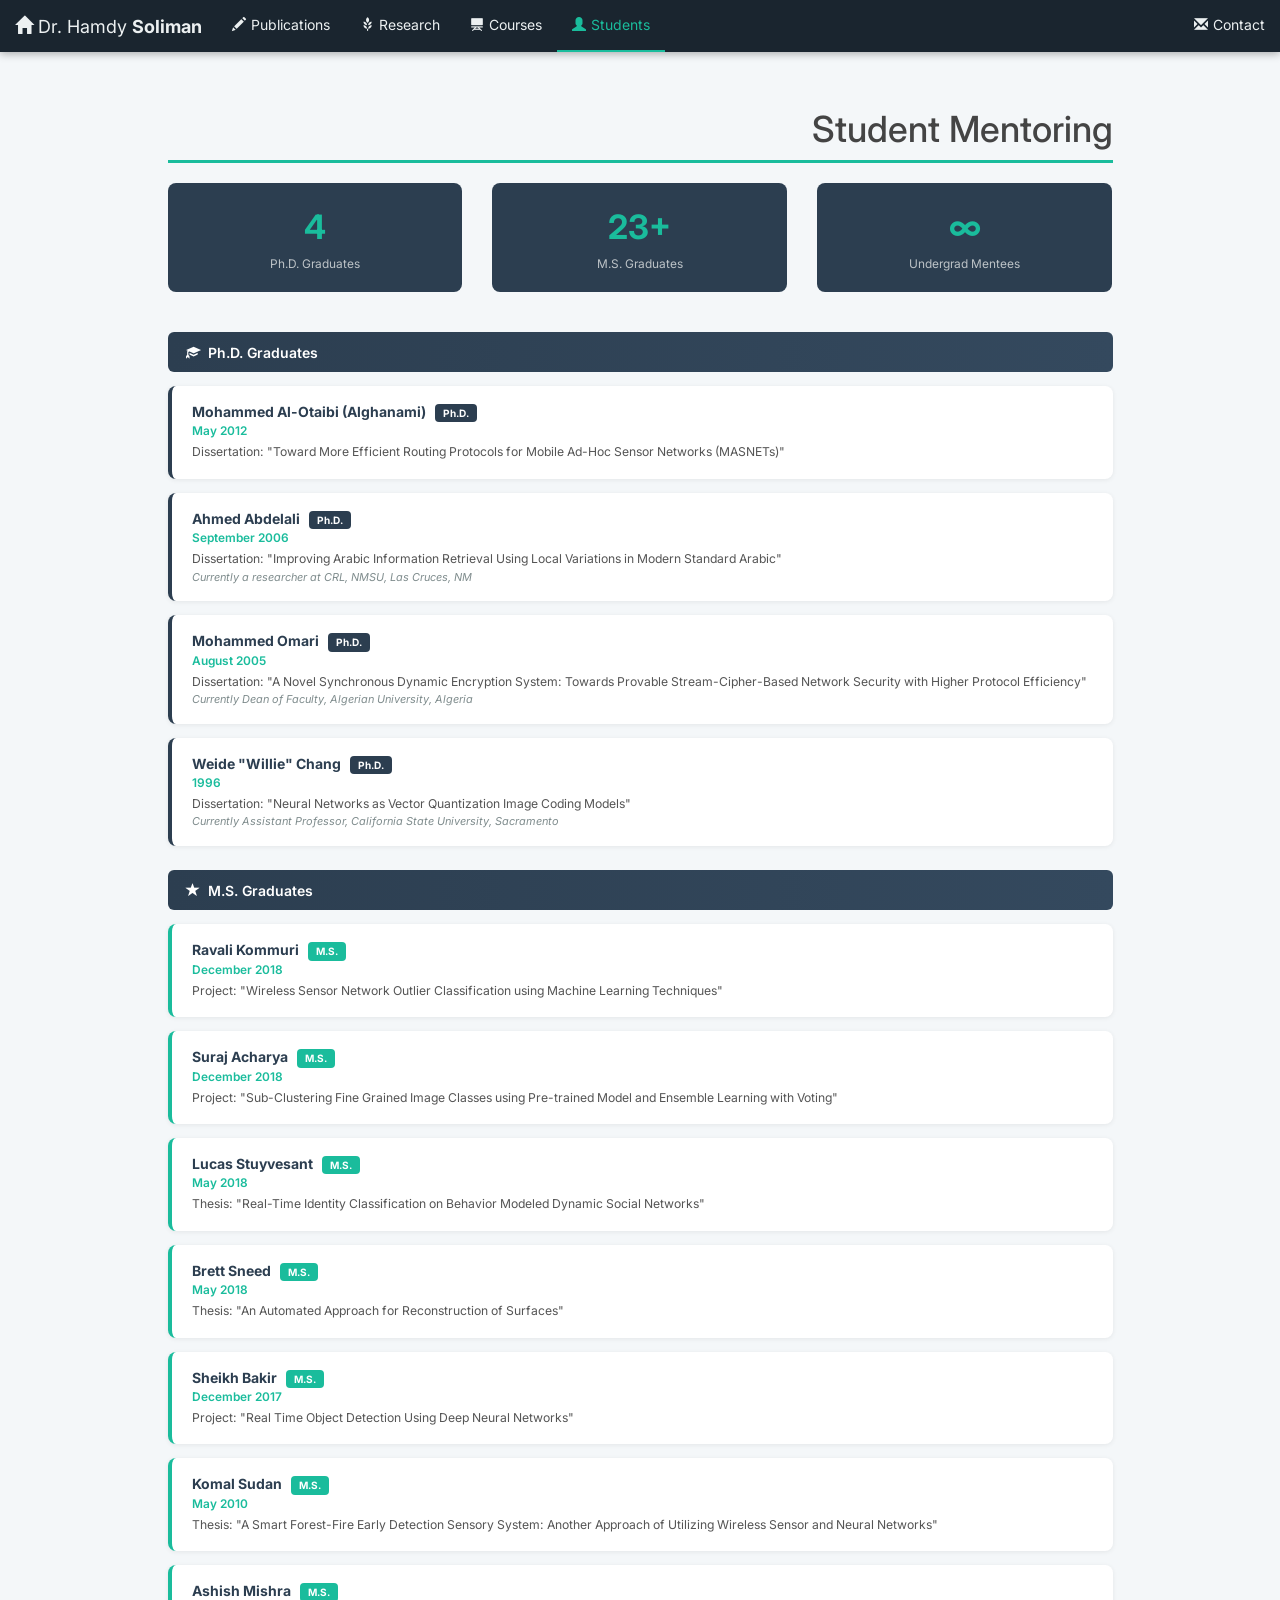
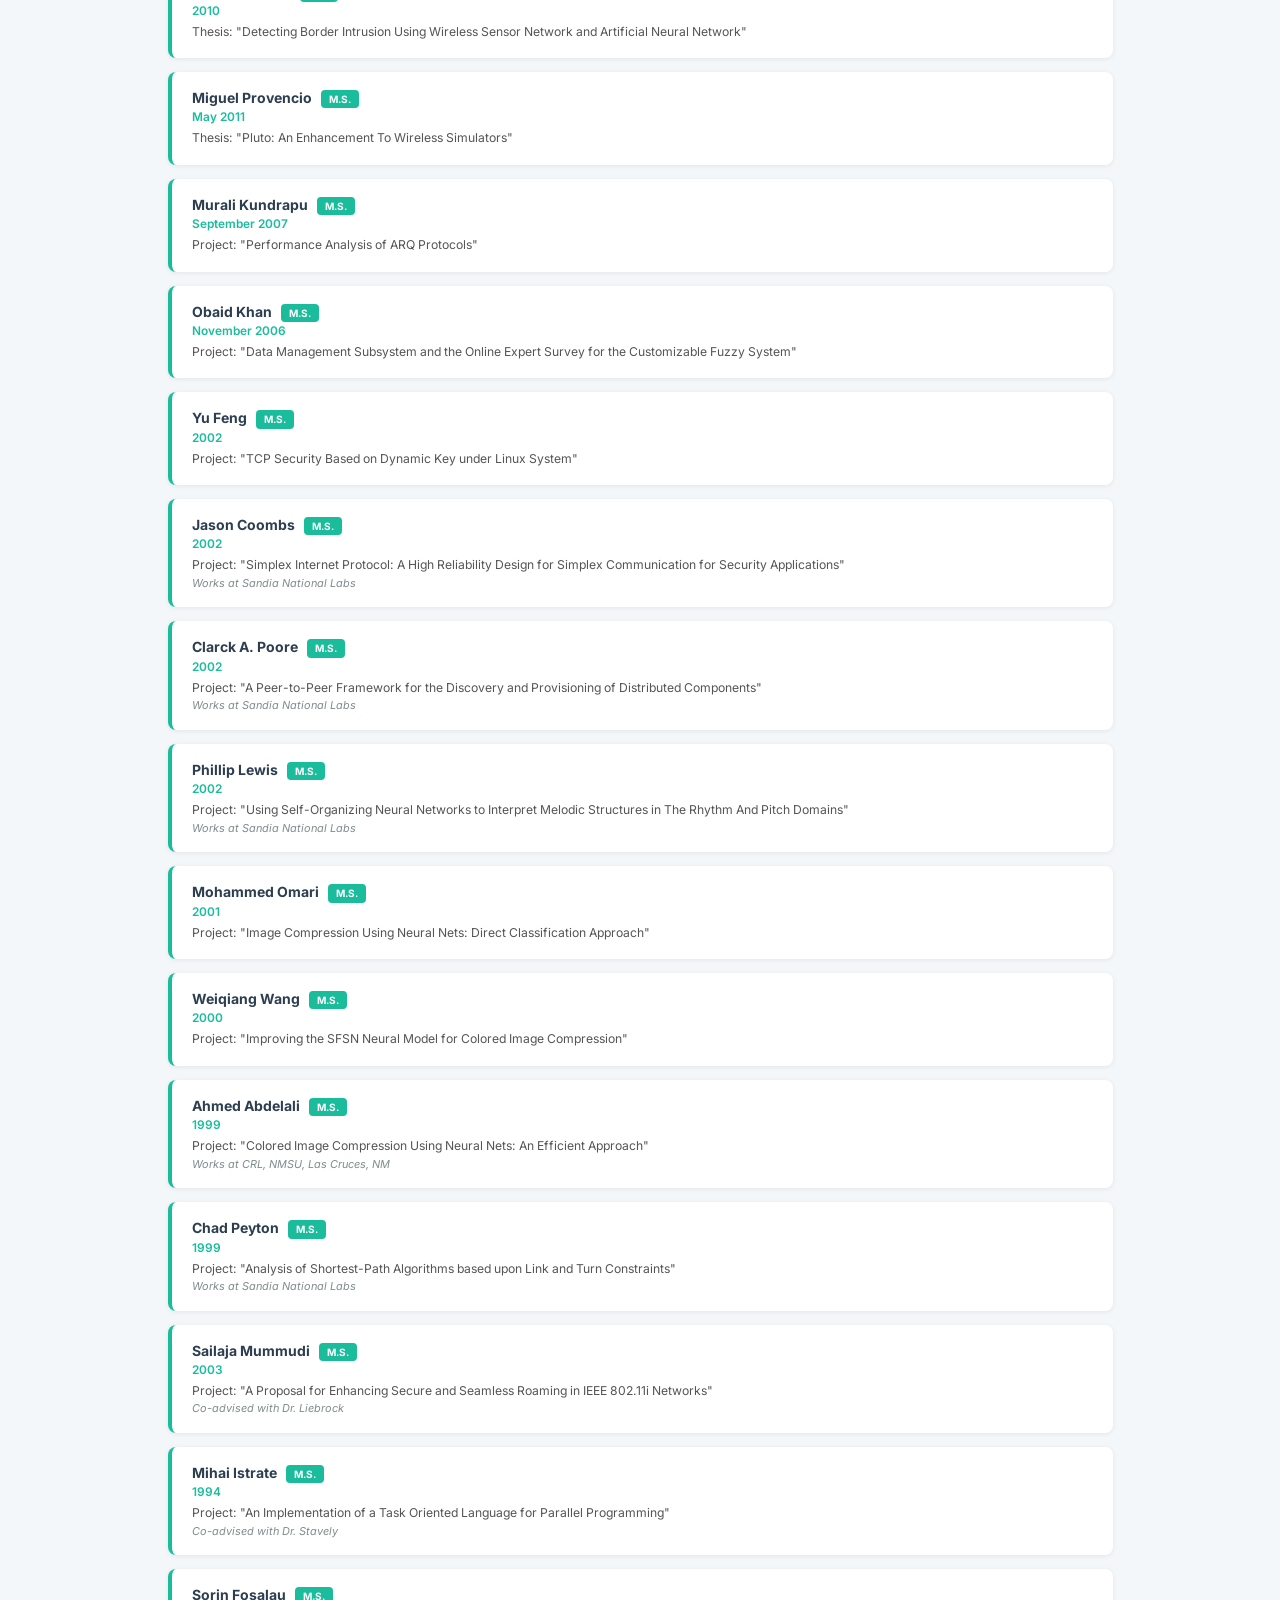
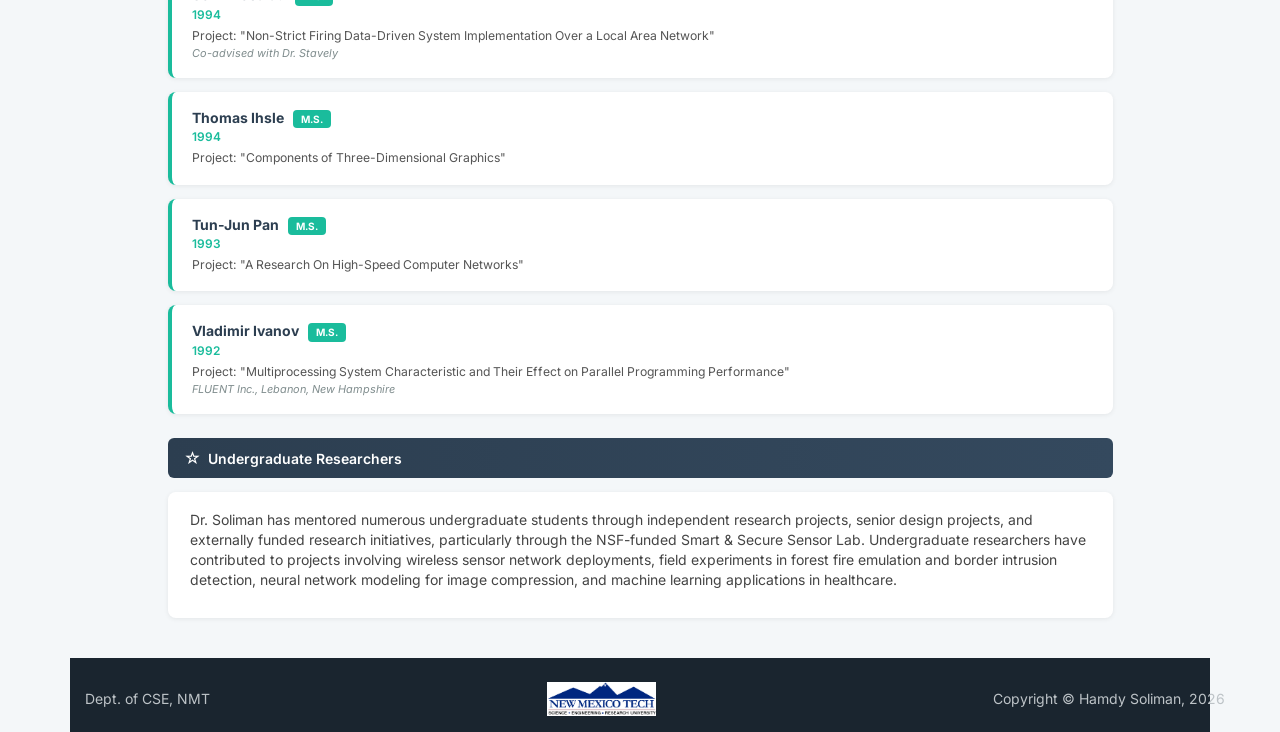
<file: students.html>
<!DOCTYPE html>
<html lang="en">
<head>
  <meta charset="utf-8">
  <link rel="shortcut icon" href="doc_images/_head.png">
  <meta name="viewport" content="width=device-width, initial-scale=1">
  <title>Students — Dr. Hamdy Soliman</title>
  <link rel="stylesheet" href="https://maxcdn.bootstrapcdn.com/bootstrap/3.3.7/css/bootstrap.min.css">
  <link rel="stylesheet" href="shared.css">
  <style>
    .student-card { background:#fff; border-radius:8px; padding:16px 20px; margin-bottom:14px; box-shadow:0 1px 5px rgba(0,0,0,.07); border-left:4px solid var(--teal); }
    .student-card.phd { border-left-color: var(--navy); }
    .student-card.ms  { border-left-color: var(--teal); }
    .student-name { font-weight:700; color:var(--navy); font-size:1em; }
    .student-year { color:var(--teal); font-weight:600; font-size:.85em; }
    .student-topic { font-size:.87em; color:#555; margin:4px 0 2px; }
    .student-note  { font-size:.78em; color:var(--muted); font-style:italic; }
    .degree-badge { display:inline-block; border-radius:4px; font-size:.72em; padding:2px 8px; font-weight:700; margin-left:6px; }
    .degree-badge.phd { background:var(--navy); color:#fff; }
    .degree-badge.ms  { background:var(--teal); color:#fff; }
  </style>
</head>
<body>

<nav class="navbar navbar-custome navbar-default navbar-fixed-top" role="navigation">
  <div class="container-fluid">
    <div class="navbar-header">
      <button type="button" class="navbar-toggle collapsed" data-toggle="collapse" data-target="#nav-main">
        <span class="icon-bar"></span><span class="icon-bar"></span><span class="icon-bar"></span>
      </button>
      <a class="navbar-brand" href="index.html"><span class="glyphicon glyphicon-home glyphicon_extra_padding"></span>Dr. Hamdy <strong>Soliman</strong></a>
    </div>
    <div class="collapse navbar-collapse" id="nav-main">
      <ul class="nav navbar-nav">
        <li><a href="publications.html"><span class="glyphicon glyphicon-pencil glyphicon_extra_padding"></span>Publications</a></li>
        <li><a href="research.html"><span class="glyphicon glyphicon-grain glyphicon_extra_padding"></span>Research</a></li>
        <li><a href="courses.html"><span class="glyphicon glyphicon-blackboard glyphicon_extra_padding"></span>Courses</a></li>
        <li class="active"><a href="students.html"><span class="glyphicon glyphicon-user glyphicon_extra_padding"></span>Students</a></li>
      </ul>
      <ul class="nav navbar-nav navbar-right">
        <li><a href="contact.html"><span class="glyphicon glyphicon-envelope glyphicon_extra_padding"></span>Contact</a></li>
      </ul>
    </div>
  </div>
</nav>

<div class="container">
  <div class="row">
    <div class="col-md-10 col-md-offset-1">

      <div class="row fade-in one">
        <div class="col-lg-12">
          <h1 class="page-header text-right">Student Mentoring</h1>
        </div>
      </div>

      <!-- Stats -->
      <div class="row fade-in two text-center" style="margin-bottom:20px;">
        <div class="col-xs-4"><div class="stat-box"><span class="stat-num">4</span><div class="stat-label">Ph.D. Graduates</div></div></div>
        <div class="col-xs-4"><div class="stat-box"><span class="stat-num">23+</span><div class="stat-label">M.S. Graduates</div></div></div>
        <div class="col-xs-4"><div class="stat-box"><span class="stat-num">∞</span><div class="stat-label">Undergrad Mentees</div></div></div>
      </div>

      <!-- PhD -->
      <h3 class="section-header fade-in two"><span class="glyphicon glyphicon-education"></span>Ph.D. Graduates</h3>

      <div class="fade-in three">
        <div class="student-card phd">
          <div class="student-name">Mohammed Al-Otaibi (Alghanami) <span class="degree-badge phd">Ph.D.</span></div>
          <div class="student-year">May 2012</div>
          <div class="student-topic">Dissertation: "Toward More Efficient Routing Protocols for Mobile Ad-Hoc Sensor Networks (MASNETs)"</div>
        </div>
        <div class="student-card phd">
          <div class="student-name">Ahmed Abdelali <span class="degree-badge phd">Ph.D.</span></div>
          <div class="student-year">September 2006</div>
          <div class="student-topic">Dissertation: "Improving Arabic Information Retrieval Using Local Variations in Modern Standard Arabic"</div>
          <div class="student-note">Currently a researcher at CRL, NMSU, Las Cruces, NM</div>
        </div>
        <div class="student-card phd">
          <div class="student-name">Mohammed Omari <span class="degree-badge phd">Ph.D.</span></div>
          <div class="student-year">August 2005</div>
          <div class="student-topic">Dissertation: "A Novel Synchronous Dynamic Encryption System: Towards Provable Stream-Cipher-Based Network Security with Higher Protocol Efficiency"</div>
          <div class="student-note">Currently Dean of Faculty, Algerian University, Algeria</div>
        </div>
        <div class="student-card phd">
          <div class="student-name">Weide "Willie" Chang <span class="degree-badge phd">Ph.D.</span></div>
          <div class="student-year">1996</div>
          <div class="student-topic">Dissertation: "Neural Networks as Vector Quantization Image Coding Models"</div>
          <div class="student-note">Currently Assistant Professor, California State University, Sacramento</div>
        </div>
      </div>

      <!-- MS -->
      <h3 class="section-header fade-in three" style="margin-top:24px;"><span class="glyphicon glyphicon-star"></span>M.S. Graduates</h3>

      <div class="fade-in four">
        <div class="student-card ms">
          <div class="student-name">Ravali Kommuri <span class="degree-badge ms">M.S.</span></div>
          <div class="student-year">December 2018</div>
          <div class="student-topic">Project: "Wireless Sensor Network Outlier Classification using Machine Learning Techniques"</div>
        </div>
        <div class="student-card ms">
          <div class="student-name">Suraj Acharya <span class="degree-badge ms">M.S.</span></div>
          <div class="student-year">December 2018</div>
          <div class="student-topic">Project: "Sub-Clustering Fine Grained Image Classes using Pre-trained Model and Ensemble Learning with Voting"</div>
        </div>
        <div class="student-card ms">
          <div class="student-name">Lucas Stuyvesant <span class="degree-badge ms">M.S.</span></div>
          <div class="student-year">May 2018</div>
          <div class="student-topic">Thesis: "Real-Time Identity Classification on Behavior Modeled Dynamic Social Networks"</div>
        </div>
        <div class="student-card ms">
          <div class="student-name">Brett Sneed <span class="degree-badge ms">M.S.</span></div>
          <div class="student-year">May 2018</div>
          <div class="student-topic">Thesis: "An Automated Approach for Reconstruction of Surfaces"</div>
        </div>
        <div class="student-card ms">
          <div class="student-name">Sheikh Bakir <span class="degree-badge ms">M.S.</span></div>
          <div class="student-year">December 2017</div>
          <div class="student-topic">Project: "Real Time Object Detection Using Deep Neural Networks"</div>
        </div>
        <div class="student-card ms">
          <div class="student-name">Komal Sudan <span class="degree-badge ms">M.S.</span></div>
          <div class="student-year">May 2010</div>
          <div class="student-topic">Thesis: "A Smart Forest-Fire Early Detection Sensory System: Another Approach of Utilizing Wireless Sensor and Neural Networks"</div>
        </div>
        <div class="student-card ms">
          <div class="student-name">Ashish Mishra <span class="degree-badge ms">M.S.</span></div>
          <div class="student-year">2010</div>
          <div class="student-topic">Thesis: "Detecting Border Intrusion Using Wireless Sensor Network and Artificial Neural Network"</div>
        </div>
        <div class="student-card ms">
          <div class="student-name">Miguel Provencio <span class="degree-badge ms">M.S.</span></div>
          <div class="student-year">May 2011</div>
          <div class="student-topic">Thesis: "Pluto: An Enhancement To Wireless Simulators"</div>
        </div>
        <div class="student-card ms">
          <div class="student-name">Murali Kundrapu <span class="degree-badge ms">M.S.</span></div>
          <div class="student-year">September 2007</div>
          <div class="student-topic">Project: "Performance Analysis of ARQ Protocols"</div>
        </div>
        <div class="student-card ms">
          <div class="student-name">Obaid Khan <span class="degree-badge ms">M.S.</span></div>
          <div class="student-year">November 2006</div>
          <div class="student-topic">Project: "Data Management Subsystem and the Online Expert Survey for the Customizable Fuzzy System"</div>
        </div>
        <div class="student-card ms">
          <div class="student-name">Yu Feng <span class="degree-badge ms">M.S.</span></div>
          <div class="student-year">2002</div>
          <div class="student-topic">Project: "TCP Security Based on Dynamic Key under Linux System"</div>
        </div>
        <div class="student-card ms">
          <div class="student-name">Jason Coombs <span class="degree-badge ms">M.S.</span></div>
          <div class="student-year">2002</div>
          <div class="student-topic">Project: "Simplex Internet Protocol: A High Reliability Design for Simplex Communication for Security Applications"</div>
          <div class="student-note">Works at Sandia National Labs</div>
        </div>
        <div class="student-card ms">
          <div class="student-name">Clarck A. Poore <span class="degree-badge ms">M.S.</span></div>
          <div class="student-year">2002</div>
          <div class="student-topic">Project: "A Peer-to-Peer Framework for the Discovery and Provisioning of Distributed Components"</div>
          <div class="student-note">Works at Sandia National Labs</div>
        </div>
        <div class="student-card ms">
          <div class="student-name">Phillip Lewis <span class="degree-badge ms">M.S.</span></div>
          <div class="student-year">2002</div>
          <div class="student-topic">Project: "Using Self-Organizing Neural Networks to Interpret Melodic Structures in The Rhythm And Pitch Domains"</div>
          <div class="student-note">Works at Sandia National Labs</div>
        </div>
        <div class="student-card ms">
          <div class="student-name">Mohammed Omari <span class="degree-badge ms">M.S.</span></div>
          <div class="student-year">2001</div>
          <div class="student-topic">Project: "Image Compression Using Neural Nets: Direct Classification Approach"</div>
        </div>
        <div class="student-card ms">
          <div class="student-name">Weiqiang Wang <span class="degree-badge ms">M.S.</span></div>
          <div class="student-year">2000</div>
          <div class="student-topic">Project: "Improving the SFSN Neural Model for Colored Image Compression"</div>
        </div>
        <div class="student-card ms">
          <div class="student-name">Ahmed Abdelali <span class="degree-badge ms">M.S.</span></div>
          <div class="student-year">1999</div>
          <div class="student-topic">Project: "Colored Image Compression Using Neural Nets: An Efficient Approach"</div>
          <div class="student-note">Works at CRL, NMSU, Las Cruces, NM</div>
        </div>
        <div class="student-card ms">
          <div class="student-name">Chad Peyton <span class="degree-badge ms">M.S.</span></div>
          <div class="student-year">1999</div>
          <div class="student-topic">Project: "Analysis of Shortest-Path Algorithms based upon Link and Turn Constraints"</div>
          <div class="student-note">Works at Sandia National Labs</div>
        </div>
        <div class="student-card ms">
          <div class="student-name">Sailaja Mummudi <span class="degree-badge ms">M.S.</span></div>
          <div class="student-year">2003</div>
          <div class="student-topic">Project: "A Proposal for Enhancing Secure and Seamless Roaming in IEEE 802.11i Networks"</div>
          <div class="student-note">Co-advised with Dr. Liebrock</div>
        </div>
        <div class="student-card ms">
          <div class="student-name">Mihai Istrate <span class="degree-badge ms">M.S.</span></div>
          <div class="student-year">1994</div>
          <div class="student-topic">Project: "An Implementation of a Task Oriented Language for Parallel Programming"</div>
          <div class="student-note">Co-advised with Dr. Stavely</div>
        </div>
        <div class="student-card ms">
          <div class="student-name">Sorin Fosalau <span class="degree-badge ms">M.S.</span></div>
          <div class="student-year">1994</div>
          <div class="student-topic">Project: "Non-Strict Firing Data-Driven System Implementation Over a Local Area Network"</div>
          <div class="student-note">Co-advised with Dr. Stavely</div>
        </div>
        <div class="student-card ms">
          <div class="student-name">Thomas Ihsle <span class="degree-badge ms">M.S.</span></div>
          <div class="student-year">1994</div>
          <div class="student-topic">Project: "Components of Three-Dimensional Graphics"</div>
        </div>
        <div class="student-card ms">
          <div class="student-name">Tun-Jun Pan <span class="degree-badge ms">M.S.</span></div>
          <div class="student-year">1993</div>
          <div class="student-topic">Project: "A Research On High-Speed Computer Networks"</div>
        </div>
        <div class="student-card ms">
          <div class="student-name">Vladimir Ivanov <span class="degree-badge ms">M.S.</span></div>
          <div class="student-year">1992</div>
          <div class="student-topic">Project: "Multiprocessing System Characteristic and Their Effect on Parallel Programming Performance"</div>
          <div class="student-note">FLUENT Inc., Lebanon, New Hampshire</div>
        </div>
      </div>

      <!-- Undergraduate note -->
      <h3 class="section-header fade-in four" style="margin-top:24px;"><span class="glyphicon glyphicon-star-empty"></span>Undergraduate Researchers</h3>
      <div class="fade-in four" style="background:#fff;border-radius:8px;padding:18px 22px;box-shadow:0 1px 5px rgba(0,0,0,.07);">
        <p>Dr. Soliman has mentored numerous undergraduate students through independent research projects, senior design projects, and externally funded research initiatives, particularly through the NSF-funded Smart &amp; Secure Sensor Lab. Undergraduate researchers have contributed to projects involving wireless sensor network deployments, field experiments in forest fire emulation and border intrusion detection, neural network modeling for image compression, and machine learning applications in healthcare.</p>
      </div>

    </div>
  </div>

  <footer class="site-footer">
    <div class="container">
      <div class="footer-inner">
        <a href="https://www.cs.nmt.edu/" target="_blank">Dept. of CSE, NMT</a>
        <a href="http://www.nmt.edu/" target="_blank"><img src="nmt_logo.jpg" alt="New Mexico Tech" style="height:34px;"></a>
        <span>Copyright &copy; Hamdy Soliman, 2026</span>
      </div>
    </div>
  </footer>
</div>

<a id="back-to-top" href="#" class="btn" role="button"><span class="glyphicon glyphicon-chevron-up"></span></a>
<script src="https://ajax.googleapis.com/ajax/libs/jquery/1.12.4/jquery.min.js"></script>
<script src="https://maxcdn.bootstrapcdn.com/bootstrap/3.3.7/js/bootstrap.min.js"></script>
<script>
$(window).scroll(function(){ $('#back-to-top').toggle($(this).scrollTop()>200); });
$('#back-to-top').click(function(){ $('html,body').animate({scrollTop:0},400); return false; });
</script>
</body>
</html>
</file>
<file: shared.css>
/* ===== Dr. Hamdy Soliman Academic Website ===== */
@import url('https://fonts.googleapis.com/css2?family=Inter:wght@300;400;600;700&display=swap');

:root {
  --teal: #1abc9c;
  --teal-dark: #16a085;
  --navy: #2c3e50;
  --navy-dark: #1a252f;
  --light: #f4f7f9;
  --text: #444;
  --muted: #7f8c8d;
  --border: #e0e6ed;
}

body { padding-top: 70px; background: var(--light); font-family: 'Inter', 'Helvetica Neue', Arial, sans-serif; color: var(--text); }

/* ---- Navbar ---- */
.navbar-custome { background: var(--navy-dark); border: none; box-shadow: 0 2px 8px rgba(0,0,0,.3); }
.navbar-custome .navbar-brand, .navbar-custome .nav>li>a { color: #ecf0f1 !important; }
.navbar-custome .nav>li>a:hover, .navbar-custome .navbar-brand:hover { color: var(--teal) !important; background: transparent; }
.navbar-custome .nav>li.active>a { color: var(--teal) !important; background: transparent; border-bottom: 2px solid var(--teal); }
.glyphicon_extra_padding { margin-right: 5px; }

/* ---- Section headers ---- */
.section-header { background: linear-gradient(90deg, var(--navy), #34495e); color: #fff !important; border-radius: 6px; padding: 12px 18px; margin: 24px 0 14px; font-size: 1em; font-weight: 600; }
.section-header .glyphicon { margin-right: 8px; }

/* ---- Page header ---- */
.page-header { border-bottom: 3px solid var(--teal); padding-bottom: 10px; }

/* ---- Fade animations ---- */
.fade-in { animation: fadeIn .6s ease both; }
.one  { animation-delay: .1s; } .two  { animation-delay: .25s; }
.three{ animation-delay: .4s; } .four { animation-delay: .55s; }
@keyframes fadeIn { from { opacity:0; transform:translateY(12px); } to { opacity:1; transform:translateY(0); } }

/* ---- Cards ---- */
.card { background:#fff; border-radius:8px; box-shadow:0 2px 8px rgba(0,0,0,.07); padding:22px; margin-bottom:20px; transition:transform .2s,box-shadow .2s; }
.card:hover { transform:translateY(-4px); box-shadow:0 6px 20px rgba(0,0,0,.12); }
.card-icon { font-size:2em; color:var(--teal); display:block; margin-bottom:10px; }
.card h4 { color:var(--navy); margin-bottom:6px; }
.card p { color:var(--muted); font-size:.88em; margin:0; }

/* ---- Publications ---- */
.pub-row td { padding:12px 8px; vertical-align:top; border-top:1px solid var(--border); }
.pub-num { color:var(--muted); font-size:.82em; min-width:32px; padding-top:14px; }
.pub-badge { display:inline-block; background:var(--teal); color:#fff; border-radius:4px; font-size:.7em; padding:2px 8px; margin-bottom:5px; font-weight:600; letter-spacing:.5px; }
.pub-badge.patent { background:#8e44ad; }
.pub-badge.book { background:#e67e22; }
.pub-badge.grant { background:#27ae60; }
.pub-title a { font-weight:600; color:var(--navy); text-decoration:none; }
.pub-title a:hover { color:var(--teal); }
.pub-meta { font-size:.83em; color:var(--muted); margin-top:3px; }
.pub-year { color:#999; }
.pub-new { display:inline-block; background:#e74c3c; color:#fff; font-size:.65em; padding:1px 6px; border-radius:10px; margin-left:6px; vertical-align:middle; font-weight:700; animation: pulse 2s infinite; }
@keyframes pulse { 0%,100%{opacity:1} 50%{opacity:.6} }

/* ---- Grant cards ---- */
.grant-card { background:#fff; border-left:4px solid var(--teal); border-radius:6px; padding:16px 20px; margin-bottom:14px; box-shadow:0 1px 4px rgba(0,0,0,.06); }
.grant-card.pi { border-left-color:var(--navy); }
.grant-card.co-pi { border-left-color:#8e44ad; }
.grant-title { font-weight:700; color:var(--navy); margin-bottom:5px; font-size:.97em; }
.grant-meta { font-size:.82em; color:var(--muted); margin-top:4px; }
.grant-amount { font-weight:700; color:var(--teal); }

/* ---- Timeline ---- */
.timeline { position:relative; padding:0; list-style:none; }
.timeline::before { content:''; position:absolute; left:50%; width:3px; background:var(--teal); top:0; bottom:0; margin-left:-1.5px; }
.timeline-item { margin-bottom:28px; position:relative; }
.timeline-item::after { content:''; display:table; clear:both; }
.timeline-badge { width:40px; height:40px; border-radius:50%; background:var(--teal); color:#fff; display:flex; align-items:center; justify-content:center; position:absolute; left:50%; margin-left:-20px; top:8px; z-index:2; font-size:.8em; font-weight:700; box-shadow:0 2px 6px rgba(0,0,0,.2); }
.timeline-panel { width:44%; background:#fff; border-radius:8px; padding:14px 18px; box-shadow:0 2px 8px rgba(0,0,0,.07); position:relative; }
.timeline-panel::after { content:''; position:absolute; top:18px; width:0; height:0; border-style:solid; }
.timeline-item:nth-child(odd) .timeline-panel { float:left; }
.timeline-item:nth-child(odd) .timeline-panel::after { right:-10px; border-width:10px 0 10px 10px; border-color:transparent transparent transparent #fff; }
.timeline-item:nth-child(even) .timeline-panel { float:right; }
.timeline-item:nth-child(even) .timeline-panel::after { left:-10px; border-width:10px 10px 10px 0; border-color:transparent #fff transparent transparent; }
.timeline-title { font-weight:700; color:var(--navy); font-size:.95em; margin-bottom:4px; }
.timeline-year { color:var(--teal); font-weight:700; font-size:.85em; }
.timeline-body { font-size:.83em; color:var(--muted); margin-top:4px; }
@media(max-width:768px){
  .timeline::before{left:30px;}
  .timeline-badge{left:10px;margin-left:0;}
  .timeline-panel{width:calc(100% - 70px);float:right!important;}
  .timeline-panel::after{left:-10px!important;right:auto!important;border-width:10px 10px 10px 0!important;border-color:transparent #fff transparent transparent!important;}
}

/* ---- Stat boxes ---- */
.stat-box { background:var(--navy); color:#fff; border-radius:8px; padding:20px; text-align:center; margin-bottom:16px; }
.stat-box .stat-num { font-size:2.4em; font-weight:700; color:var(--teal); display:block; }
.stat-box .stat-label { font-size:.85em; color:#bdc3c7; margin-top:4px; }

/* ---- Courses ---- */
.badge_spring { display:inline-block;background:#27ae60;color:#fff;border-radius:10px;font-size:.72em;padding:2px 8px;margin-left:4px;font-weight:600; }
.badge_fall   { display:inline-block;background:#e67e22;color:#fff;border-radius:10px;font-size:.72em;padding:2px 8px;margin-left:4px;font-weight:600; }
.badge_underGrad { display:inline-block;background:#2980b9;color:#fff;border-radius:10px;font-size:.72em;padding:2px 8px;margin-left:4px;font-weight:600; }
.badge_grad      { display:inline-block;background:#8e44ad;color:#fff;border-radius:10px;font-size:.72em;padding:2px 8px;margin-left:4px;font-weight:600; }

/* ---- Footer ---- */
.site-footer { background:var(--navy-dark); color:#bdc3c7; padding:24px 0 16px; margin-top:40px; }
.site-footer a { color:#bdc3c7; } .site-footer a:hover { color:var(--teal); }
.site-footer .footer-inner { display:flex; align-items:center; justify-content:space-between; flex-wrap:wrap; gap:12px; }

/* ---- Interest badges ---- */
.interest-badge { display:inline-block; background:#eaf7f3; color:var(--teal); border:1px solid var(--teal); border-radius:20px; padding:4px 14px; margin:4px; font-size:.82em; }

/* ---- Back to top ---- */
#back-to-top { position:fixed; bottom:25px; right:25px; display:none; z-index:9999; border-radius:50%; width:42px; height:42px; line-height:1; padding:10px; background:var(--navy); color:#fff; border:none; box-shadow:0 2px 8px rgba(0,0,0,.3); }
#back-to-top:hover { background:var(--teal); color:#fff; }

/* ---- Transparent well ---- */
.well_with_transparent_bg { background:transparent; border:none; box-shadow:none; padding:8px 0; }

/* ---- Research image ---- */
.research-img { width:100%; border-radius:8px; box-shadow:0 2px 10px rgba(0,0,0,.12); }
.img-caption { text-align:center; color:var(--muted); font-size:.8em; margin-top:6px; }
</file>
